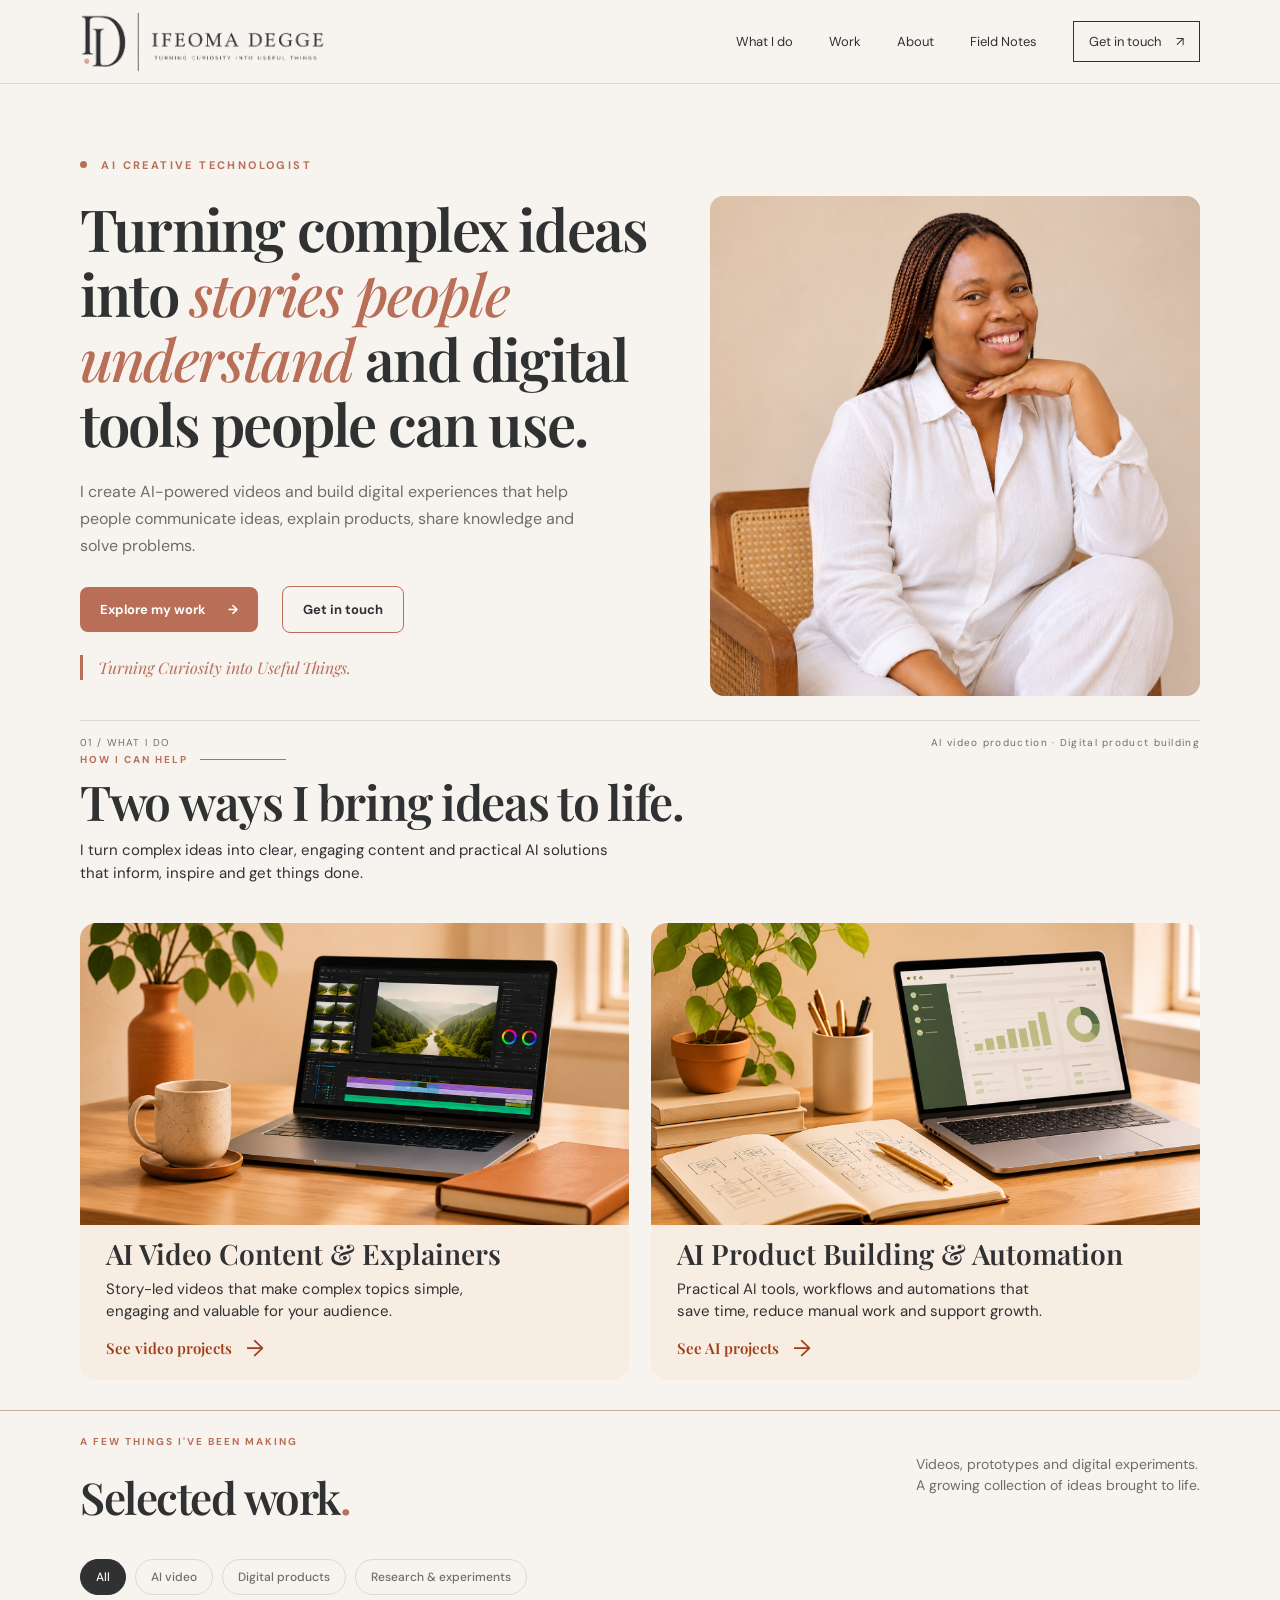
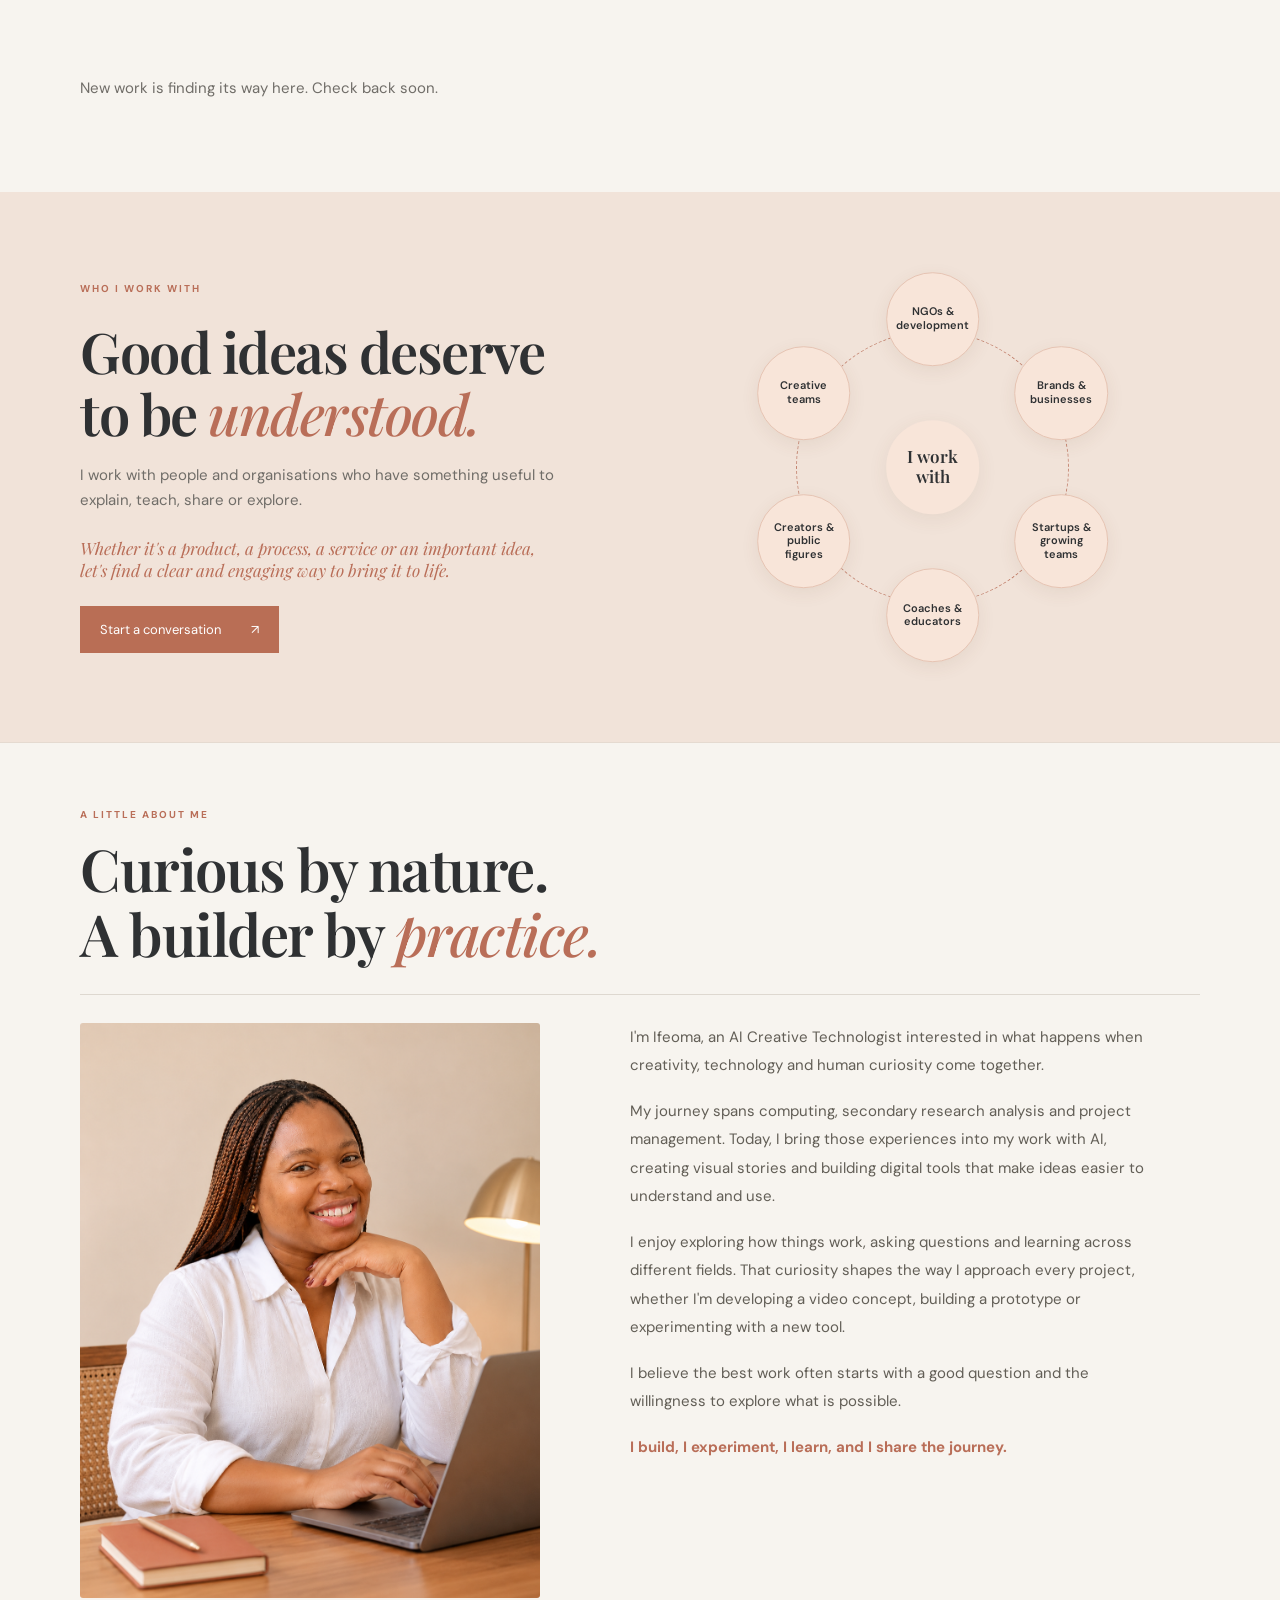
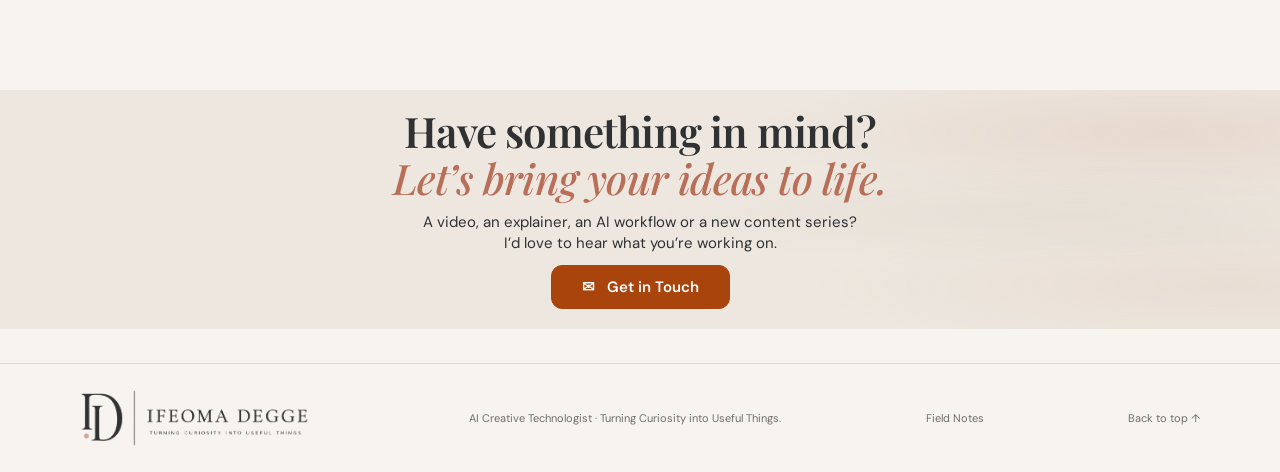
<file: index.html>
<!doctype html>
<html lang="en">
<head>
  <meta charset="utf-8">
  <meta name="viewport" content="width=device-width,initial-scale=1">
  <meta name="description" content="Ifeoma Degge, AI Creative Technologist. AI-powered videos and digital experiences that help people explain ideas, products and processes.">
  <meta name="theme-color" content="#F7F4EF">
  <title>Ifeoma Degge | AI Creative Technologist</title>
  <link rel="preconnect" href="https://fonts.googleapis.com">
  <link rel="preconnect" href="https://fonts.gstatic.com" crossorigin>
  <link href="https://fonts.googleapis.com/css2?family=DM+Sans:wght@400;500;600;700&family=Playfair+Display:wght@500;600;700&display=swap" rel="stylesheet">
  <link rel="stylesheet" href="styles.css">
</head>
<body>
  <header class="site-header">
    <a class="brand-logo" href="#top" aria-label="Ifeoma Degge home"><img src="ifeoma-degge-logo-transparent.png" alt="Ifeoma Degge"></a>
    <button class="menu-toggle" type="button" aria-expanded="false" aria-controls="main-navigation" aria-label="Open menu"><span></span><span></span><span></span></button>
    <nav id="main-navigation" aria-label="Main navigation">
      <a href="#services">What I do</a><a href="#work">Work</a><a href="#about">About</a><a href="field-notes.html">Field Notes</a><a href="#contact" class="nav-contact">Get in touch <span>↗</span></a>
    </nav>
  </header>
  <main id="top">
    <section class="hero wrap" id="top"><div class="hero-copy-column"><p class="eyebrow hero-title"><span class="dot"></span> AI CREATIVE TECHNOLOGIST</p><h1>Turning complex ideas into <em>stories people understand</em> and digital tools people can use.</h1><p class="hero-copy">I create AI-powered videos and build digital experiences that help people communicate ideas, explain products, share knowledge and solve problems.</p><div class="hero-actions"><a class="primary-button" href="#work">Explore my work <span>→</span></a><a class="secondary-button" href="#contact">Get in touch</a></div><p class="brand-signature">Turning Curiosity into Useful Things.</p></div><div class="hero-portrait-wrap"><img class="hero-portrait" src="Warm Studio Portrait in White-2.png" alt="Ifeoma Degge, AI Creative Technologist"></div><div class="hero-note"><span>01 / WHAT I DO</span><span>AI video production · Digital product building</span></div></section>
    <section class="services-section wrap" id="services">
      <div class="section-heading showcase-heading"><div>
        <p class="eyebrow">HOW I CAN HELP <span class="heading-rule"></span></p>
        <h2>Two ways I bring ideas to life.</h2>
        <p class="showcase-intro">I turn complex ideas into clear, engaging content and practical AI solutions<br class="desktop-break"> that inform, inspire and get things done.</p>
      </div></div>
      <div class="service-grid showcase-grid">
        <article class="service-card showcase-card">
          <img class="service-image" src="Cozy Forest Video Editing Workspace.png" alt="Warm creative workspace with a laptop showing a video editing timeline">
          <div class="showcase-card-copy"><h3>AI Video Content &amp; Explainers</h3>
          <p>Story-led videos that make complex topics simple,<br class="desktop-break"> engaging and valuable for your audience.</p>
          <a class="showcase-link" href="#work">See video projects <span>→</span></a></div>
        </article>
        <article class="service-card showcase-card">
          <img class="service-image" src="Warm Home Office Analytics Workspace.png" alt="Warm workspace with a laptop displaying a digital dashboard and an open notebook">
          <div class="showcase-card-copy"><h3>AI Product Building &amp; Automation</h3>
          <p>Practical AI tools, workflows and automations that<br class="desktop-break"> save time, reduce manual work and support growth.</p>
          <a class="showcase-link" href="#work">See AI projects <span>→</span></a></div>
        </article>
      </div>
    </section>
    <section class="work-section wrap" id="work">
      <div class="section-heading">
        <div><p class="eyebrow">A FEW THINGS I'VE BEEN MAKING</p><h2>Selected work<span>.</span></h2></div>
        <p class="section-aside">Videos, prototypes and digital experiments.<br>A growing collection of ideas brought to life.</p>
      </div>
      <div class="filters" role="group" aria-label="Filter projects">
        <button class="filter active" data-filter="All">All <span id="count-all"></span></button>
        <button class="filter" data-filter="AI video">AI video</button>
        <button class="filter" data-filter="Digital products">Digital products</button>
        <button class="filter" data-filter="Research & experiments">Research & experiments</button>
      </div>
      <div id="project-grid" class="project-grid" aria-live="polite"><p class="loading">A little something is loading…</p></div>
    </section>
    <section class="audience-section">
      <div class="wrap audience-inner">
        <div class="audience-copy">
          <p class="eyebrow">WHO I WORK WITH</p><h2>Good ideas deserve<br>to be <em>understood.</em></h2>
          <p>I work with people and organisations who have something useful to explain, teach, share or explore.</p>
          <p class="audience-note">Whether it's a product, a process, a service or an important idea, let's find a clear and engaging way to bring it to life.</p>
          <a class="contact-link" href="#contact">Start a conversation <span>↗</span></a></div>
        <div class="audience-diagram" role="img" aria-label="People I work with: businesses and brands, NGOs, coaches and educators, creators and public figures, startups and creative teams">
          <div class="audience-orbit"></div><div class="audience-center">I work<br>with</div>
          <div class="audience-node node-top">NGOs & development</div><div class="audience-node node-right">Brands & businesses</div>
          <div class="audience-node node-bottom-right">Startups & growing teams</div><div class="audience-node node-bottom-left">Coaches & educators</div>
          <div class="audience-node node-left">Creators & public figures</div><div class="audience-node node-upper-left">Creative teams</div></div>
      </div>
    </section>
    <section class="about-section" id="about">
      <div class="wrap">
        <div class="about-intro"><p class="eyebrow">A LITTLE ABOUT ME</p><h2>Curious by nature.<br>A builder by <em>practice.</em></h2></div>
        <div class="about-grid">
          <div class="about-visual"><img class="about-portrait" src="Warm Workspace Portrait with Laptop and Lamp.png" alt="Ifeoma Degge working in her home office"></div>
          <div class="about-copy">
          <p>I'm Ifeoma, an AI Creative Technologist interested in what happens when creativity, technology and human curiosity come together.</p>
          <p>My journey spans computing, secondary research analysis and project management. Today, I bring those experiences into my work with AI, creating visual stories and building digital tools that make ideas easier to understand and use.</p>
          <p>I enjoy exploring how things work, asking questions and learning across different fields. That curiosity shapes the way I approach every project, whether I'm developing a video concept, building a prototype or experimenting with a new tool.</p>
          <p>I believe the best work often starts with a good question and the willingness to explore what is possible.</p>
          <p class="about-signoff">I build, I experiment, I learn, and I share the journey.</p>
          </div>
        </div>
      </div>
    </section>
    <section class="contact-section wrap" id="contact">
      <p class="eyebrow">HAVE SOMETHING IN MIND?</p>
      <h2>Have something in mind?<br><em>Let’s bring your ideas to life.</em></h2>
      <p>A video, an explainer, an AI workflow or a new content series?<br class="desktop-break"> I’d love to hear what you’re working on.</p>
      <a class="contact-link" href="#contact"><span aria-hidden="true">✉</span> Get in Touch</a>
    </section>
  </main>
  <footer class="site-footer"><a class="footer-logo" href="#top" aria-label="Ifeoma Degge home"><img src="ifeoma-degge-logo-transparent.png" alt="Ifeoma Degge"></a><span>AI Creative Technologist · Turning Curiosity into Useful Things.</span><a href="field-notes.html">Field Notes</a><a href="#top">Back to top ↑</a></footer>
  <dialog id="project-dialog" class="project-dialog"><button class="dialog-close" aria-label="Close project">×</button><div id="dialog-content"></div></dialog>
  <script>
    (() => {
      const toggle = document.querySelector('.menu-toggle');
      const nav = document.querySelector('#main-navigation');
      if (!toggle || !nav) return;
      toggle.addEventListener('click', () => {
        const open = toggle.getAttribute('aria-expanded') === 'true';
        toggle.setAttribute('aria-expanded', String(!open));
        toggle.setAttribute('aria-label', open ? 'Open menu' : 'Close menu');
        nav.classList.toggle('is-open', !open);
      });
      nav.querySelectorAll('a').forEach(link => link.addEventListener('click', () => {
        toggle.setAttribute('aria-expanded', 'false');
        toggle.setAttribute('aria-label', 'Open menu');
        nav.classList.remove('is-open');
      }));
    })();
  </script>
  <script src="app.js"></script>
</body>
</html>
</file>
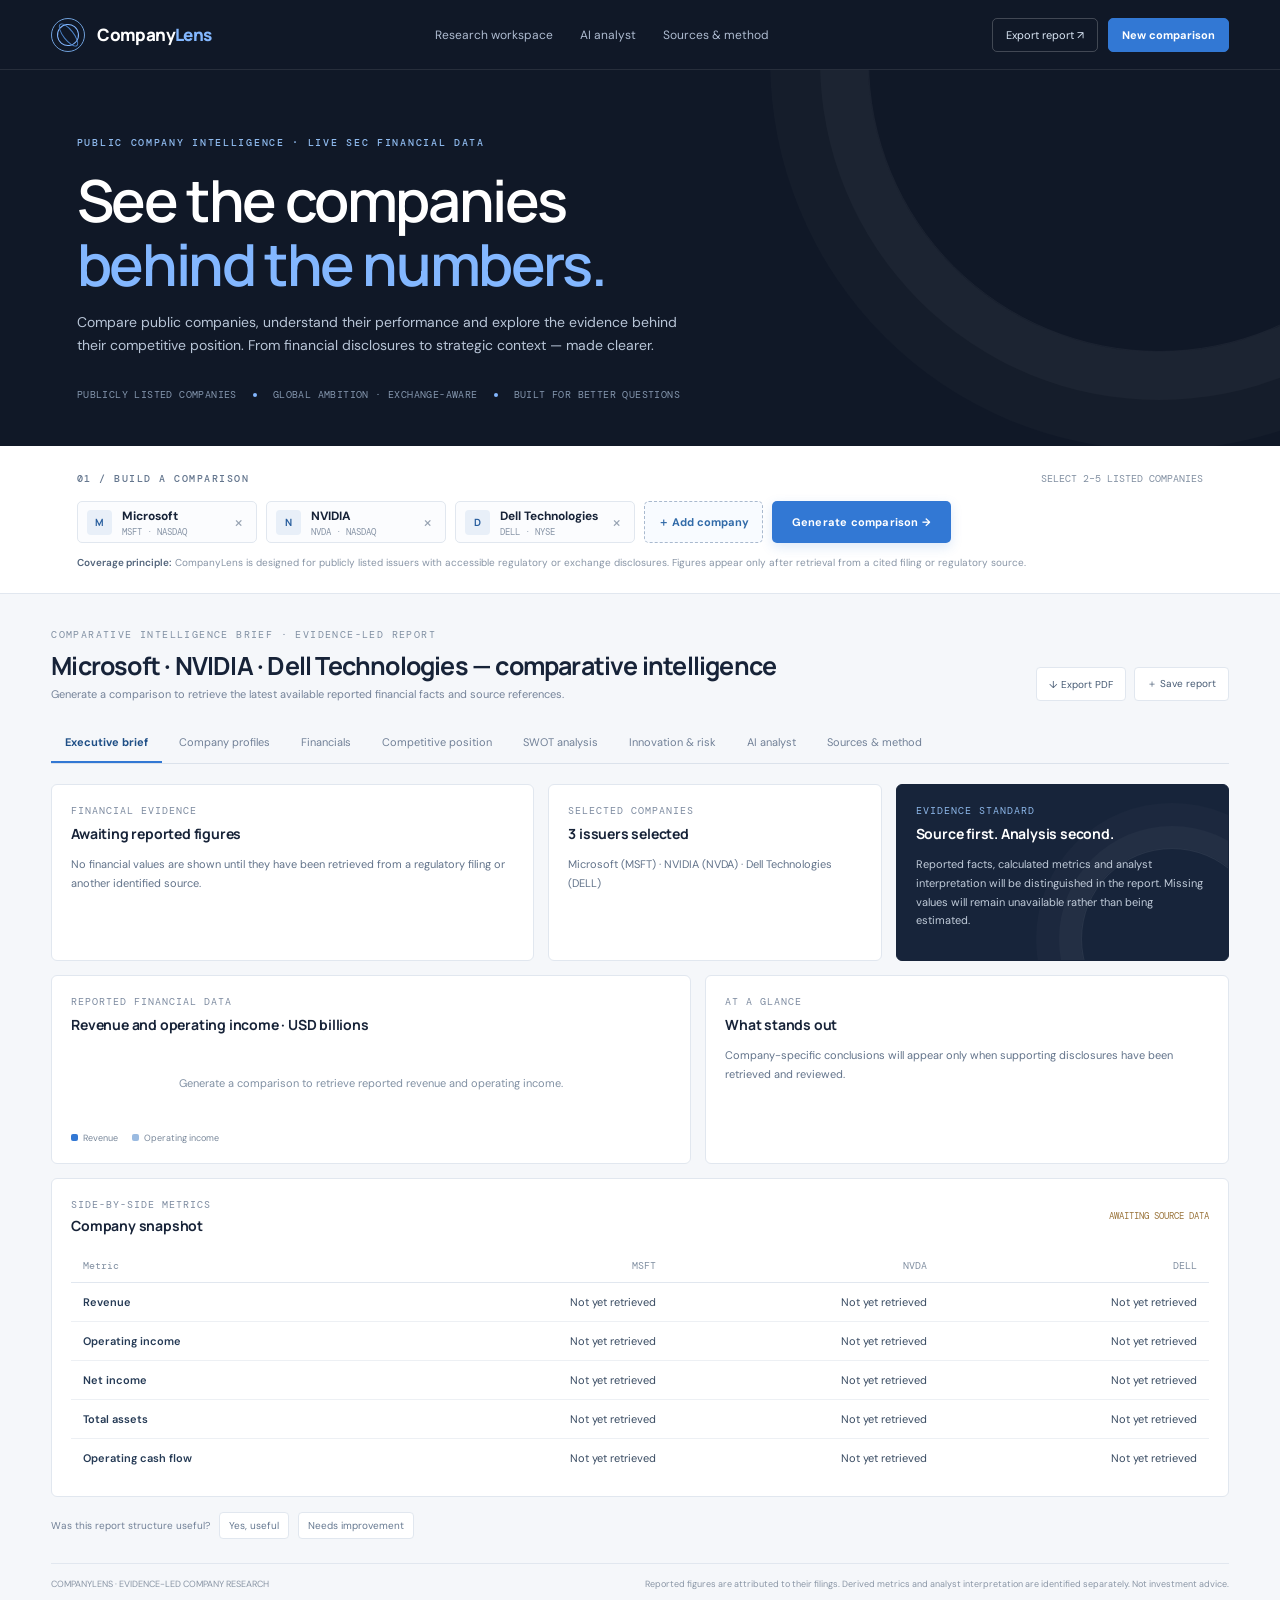
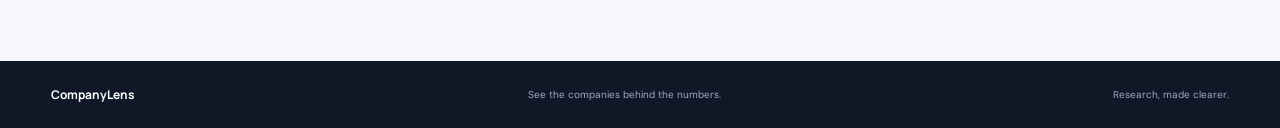
<file: companylens/index.html>
<!doctype html>
<html lang="en">
<head>
<meta charset="utf-8"><meta name="viewport" content="width=device-width,initial-scale=1">
<meta name="theme-color" content="#101827">
<meta name="description" content="CompanyLens — compare publicly listed companies, understand their performance and explore the evidence behind the numbers.">
<title>CompanyLens — See the companies behind the numbers</title>
<link rel="preconnect" href="https://fonts.googleapis.com"><link rel="preconnect" href="https://fonts.gstatic.com" crossorigin>
<link href="https://fonts.googleapis.com/css2?family=DM+Mono:wght@400;500&family=DM+Sans:wght@400;500;600;700&family=Manrope:wght@400;500;600;700;800&display=swap" rel="stylesheet">
<style>
:root{--ink:#101827;--ink2:#17243a;--ink3:#22334d;--blue:#3278d4;--blue2:#83b7ff;--paper:#f5f7fa;--white:#fff;--text:#172338;--muted:#6e7c90;--line:#e1e7ef;--soft:#edf3fb;--green:#1f8b68;--amber:#ad792d;--red:#b95353;--mono:'DM Mono',monospace;--sans:'DM Sans',sans-serif;--display:'Manrope',sans-serif}
*{box-sizing:border-box}html{scroll-behavior:smooth}body{margin:0;background:var(--paper);color:var(--text);font-family:var(--sans);font-size:14px}button,input{font:inherit}button{cursor:pointer}.shell{min-height:100vh}.topbar{height:70px;background:var(--ink);color:#fff;display:flex;align-items:center;justify-content:space-between;padding:0 clamp(18px,4vw,58px);border-bottom:1px solid #ffffff18;position:sticky;top:0;z-index:20}.brand{display:flex;align-items:center;gap:12px;color:#fff;text-decoration:none}.brand-mark{width:34px;height:34px;position:relative;border:1px solid #6e9ed8;border-radius:50%;display:grid;place-items:center}.brand-mark:before,.brand-mark:after{content:"";position:absolute;border:1px solid #83b7ff;border-radius:50%;width:20px;height:20px;transform:rotate(38deg)}.brand-mark:after{width:9px;height:26px;border-radius:50%;transform:rotate(-38deg);border-color:#4c83c8}.brand-name{font:800 17px var(--display);letter-spacing:-.6px}.brand-name span{color:var(--blue2)}.topnav{display:flex;align-items:center;gap:27px;color:#aebbd0;font-size:12px}.topnav a{color:inherit;text-decoration:none}.topnav a:hover{color:#fff}.top-actions{display:flex;align-items:center;gap:10px}.quiet-btn,.top-btn{border:1px solid #ffffff35;color:#dce8f7;background:transparent;border-radius:5px;padding:9px 13px;font-size:11px}.top-btn{background:#3278d4;border-color:#3278d4;color:white;font-weight:700}.wrap{max-width:1380px;margin:auto;padding:0 clamp(18px,4vw,58px)}.hero{background:var(--ink);color:#fff;position:relative;overflow:hidden;padding:66px clamp(18px,6vw,88px) 45px}.hero:after{content:"";position:absolute;width:580px;height:580px;border:1px solid #ffffff0c;border-radius:50%;right:-170px;top:-300px;box-shadow:0 0 0 48px #ffffff08,0 0 0 98px #ffffff05}.hero-kicker,.eyebrow{font:500 10px var(--mono);letter-spacing:1.7px;text-transform:uppercase;color:#8eb9ed}.hero h1{font:600 clamp(34px,5vw,58px)/1.1 var(--display);letter-spacing:-2.4px;max-width:790px;margin:19px 0 15px}.hero h1 em{font-style:normal;color:var(--blue2)}.hero-copy{color:#b8c5d7;max-width:600px;line-height:1.7;font-size:14px}.hero-foot{display:flex;align-items:center;gap:16px;margin-top:30px;color:#8496ae;font:10px var(--mono);letter-spacing:.4px}.hero-foot i{width:4px;height:4px;border-radius:50%;background:#83b7ff}.workspace{margin-top:-1px;background:#fff;border-bottom:1px solid var(--line);padding:27px clamp(18px,6vw,88px) 24px}.section-line{display:flex;justify-content:space-between;align-items:center;margin-bottom:16px}.section-label{font:500 10px var(--mono);letter-spacing:1.5px;text-transform:uppercase;color:#63758d}.step{font:10px var(--mono);color:#8290a2}.company-row{display:flex;align-items:center;gap:9px;flex-wrap:wrap}.company-chip{height:42px;border:1px solid var(--line);background:#fbfcfe;border-radius:5px;display:flex;align-items:center;gap:10px;padding:0 11px 0 9px;min-width:180px}.company-symbol{width:25px;height:25px;border-radius:4px;background:#e8eff8;color:#275d9d;display:grid;place-items:center;font:700 10px var(--display)}.company-chip strong{font-size:12px}.company-chip small{display:block;font:9px var(--mono);color:#8794a6;margin-top:2px}.remove{margin-left:auto;border:0;background:transparent;color:#97a3b2;font-size:17px;padding:0 2px}.add-company{height:42px;display:flex;align-items:center;gap:8px;border:1px dashed #a9b9ce;background:#f8fbff;color:#326ba9;border-radius:5px;padding:0 13px;font-size:11px;font-weight:700}.run-btn{height:42px;border:0;background:var(--blue);color:white;border-radius:5px;padding:0 20px;font-size:11px;font-weight:700;letter-spacing:.2px;box-shadow:0 4px 12px #3278d42b}.run-btn:hover,.top-btn:hover{background:#2868ba}.selector-wrap{position:relative}.company-menu{position:absolute;top:49px;left:0;width:260px;background:#fff;border:1px solid var(--line);box-shadow:0 14px 35px #16253b20;border-radius:6px;z-index:10;padding:8px;display:none}.company-menu.open{display:block}.company-menu input{width:100%;padding:10px;border:1px solid var(--line);border-radius:4px;outline:none;font-size:12px}.company-options{max-height:210px;overflow:auto;margin-top:6px}.company-option{width:100%;text-align:left;border:0;background:white;padding:9px;border-radius:4px;font-size:11px;color:var(--text)}.company-option:hover{background:var(--soft)}.company-option small{display:block;color:#8794a6;margin-top:3px}.workspace-note{font-size:10px;color:#8895a6;margin-top:13px}.workspace-note b{color:#52647b;font-weight:600}.content{padding-top:34px;padding-bottom:70px}.report-head{display:flex;align-items:flex-end;justify-content:space-between;gap:20px;margin-bottom:22px}.report-overline{font:10px var(--mono);letter-spacing:1.4px;color:#8190a3;text-transform:uppercase}.report-head h2{font:700 25px var(--display);letter-spacing:-.8px;margin:7px 0 4px}.report-sub{font-size:11px;color:#758399}.report-actions{display:flex;gap:8px}.outline-btn{background:white;border:1px solid var(--line);border-radius:4px;padding:9px 12px;color:#465a73;font-size:10px}.outline-btn:hover{border-color:#8aaed8;color:#245b99}.tabs{display:flex;gap:3px;border-bottom:1px solid #dbe2eb;overflow:auto;white-space:nowrap;margin-bottom:20px}.tab{padding:12px 14px;border:0;border-bottom:2px solid transparent;background:transparent;color:#718097;font-size:11px}.tab.active{border-color:var(--blue);color:#1f4f86;font-weight:700}.tab-panel{display:none}.tab-panel.active{display:block}.grid{display:grid;gap:14px}.overview-grid{grid-template-columns:1.45fr 1fr 1fr}.panel{background:white;border:1px solid var(--line);border-radius:6px;padding:19px;min-width:0}.panel-kicker{font:10px var(--mono);letter-spacing:1px;color:#7d8ba0;text-transform:uppercase}.panel h3{font:700 14px var(--display);margin:7px 0 12px;letter-spacing:-.2px}.big-number{font:700 29px var(--display);letter-spacing:-1px;color:#152b47}.metric-sub{font-size:10px;color:#8794a5;margin-top:4px}.metric-compare{display:flex;gap:13px;align-items:flex-end;margin-top:14px}.metric-compare div{flex:1}.metric-compare strong{font:700 17px var(--display)}.metric-compare small{display:block;color:#8a97a7;font-size:9px;margin-top:4px}.insight-panel{background:var(--ink2);color:white;border-color:var(--ink2);position:relative;overflow:hidden}.insight-panel:after{content:"";position:absolute;right:-35px;bottom:-70px;width:180px;height:180px;border:1px solid #ffffff14;border-radius:50%;box-shadow:0 0 0 22px #ffffff08,0 0 0 45px #ffffff05}.insight-panel .panel-kicker{color:#8db7e9}.insight-panel h3{color:#fff}.insight-panel p{font-size:11px;color:#c1ccda;line-height:1.7;position:relative;z-index:1}.insight-panel b{color:#fff}.insight-link{font-size:10px;color:#91c0fa;text-decoration:none;position:relative;z-index:1}.table-panel{margin-top:14px}.panel-title-row{display:flex;justify-content:space-between;align-items:center;gap:12px;margin-bottom:14px}.panel-title-row h3{margin:5px 0 0}.table-scroll{overflow:auto}table{border-collapse:collapse;width:100%;font-size:11px;min-width:590px}th{text-align:right;color:#8290a2;font:10px var(--mono);font-weight:400;padding:10px 12px;border-bottom:1px solid var(--line);white-space:nowrap}th:first-child,td:first-child{text-align:left}td{text-align:right;padding:12px;border-bottom:1px solid #edf0f4;color:#394b62}td:first-child{font-weight:600;color:#253a55}tr:last-child td{border-bottom:0}.demo-tag{display:inline-flex;align-items:center;gap:5px;font:9px var(--mono);color:#8b6b37;background:#fbf5e9;border:1px solid #f0e4cd;border-radius:3px;padding:4px 6px}.chart-bars{display:flex;align-items:flex-end;gap:22px;height:150px;padding:15px 12px 0;border-bottom:1px solid var(--line)}.bar-group{flex:1;display:flex;align-items:center;flex-direction:column;gap:7px;height:100%;justify-content:flex-end}.bar-pair{height:100%;display:flex;align-items:flex-end;gap:5px}.bar{width:18px;min-height:3px;border-radius:3px 3px 0 0;background:#3278d4}.bar.alt{background:#9bbbe1}.bar-label{font-size:9px;color:#76869b}.legend{display:flex;gap:14px;margin-top:12px;color:#78879a;font-size:9px}.legend i{display:inline-block;width:7px;height:7px;border-radius:2px;background:#3278d4;margin-right:5px}.legend i.alt{background:#9bbbe1}.lower-grid{grid-template-columns:1.1fr .9fr;margin-top:14px}.rank-list{display:grid;gap:14px}.rank-row{display:grid;grid-template-columns:90px 1fr 42px;gap:10px;align-items:center;font-size:10px}.rank-track{height:7px;background:#edf1f6;border-radius:8px;overflow:hidden}.rank-fill{height:100%;background:#3278d4;border-radius:8px}.rank-row strong{text-align:right;font:10px var(--mono);color:#52647b}.brief-copy{font-size:11px;color:#62738a;line-height:1.75}.brief-copy strong{color:#243c5b}.company-cards{display:grid;grid-template-columns:repeat(3,1fr);gap:12px}.company-card{background:#fff;border:1px solid var(--line);border-radius:6px;padding:17px}.company-card-head{display:flex;gap:10px;align-items:center;margin-bottom:13px}.company-card h3{margin:0;font:700 13px var(--display)}.company-card small{display:block;color:#8794a6;font:9px var(--mono);margin-top:3px}.company-card p{font-size:10px;line-height:1.7;color:#6d7c90}.swot-grid{display:grid;grid-template-columns:1fr 1fr;gap:8px}.swot-cell{padding:12px;background:#f8fafc;border:1px solid #e8edf3;border-radius:4px}.swot-cell h4{font:10px var(--mono);text-transform:uppercase;letter-spacing:.8px;margin:0 0 7px}.swot-cell p{font-size:10px;line-height:1.6;color:#63738a;margin:0}.swot-cell.strength h4{color:#248263}.swot-cell.weak h4{color:#b35b5b}.swot-cell.opp h4{color:#3479bd}.swot-cell.threat h4{color:#a77b34}.analyst-layout{display:grid;grid-template-columns:1fr 300px;gap:14px}.chat-panel{background:#fff;border:1px solid var(--line);border-radius:6px;display:flex;flex-direction:column;min-height:490px}.chat-head{padding:17px 19px;border-bottom:1px solid var(--line);display:flex;align-items:center;justify-content:space-between}.analyst-id{display:flex;align-items:center;gap:10px}.analyst-icon{width:32px;height:32px;background:#e9f1fb;border:1px solid #d5e5f7;border-radius:50%;display:grid;place-items:center;color:#2e6eae;font:700 13px var(--display)}.analyst-id strong{font:700 12px var(--display)}.analyst-id small{display:block;color:#8995a5;font-size:9px;margin-top:3px}.chat-messages{padding:18px;display:flex;flex-direction:column;gap:13px;flex:1;max-height:440px;overflow:auto}.message{max-width:88%;padding:12px 14px;border-radius:5px;font-size:11px;line-height:1.7}.message.assistant{background:#f1f5fa;color:#42556e;align-self:flex-start;border:1px solid #e7edf5}.message.user{background:#e7f0fc;color:#234f80;align-self:flex-end;border:1px solid #d7e6f7}.message small{display:block;font:9px var(--mono);color:#8997a9;margin-top:8px}.chat-input-row{display:flex;gap:8px;padding:13px;border-top:1px solid var(--line)}.chat-input-row input{flex:1;min-width:0;border:1px solid var(--line);border-radius:4px;padding:11px;font-size:11px;outline:none}.chat-input-row input:focus{border-color:#80a9d8}.send-btn{background:var(--blue);color:#fff;border:0;border-radius:4px;padding:0 16px;font-size:11px}.suggestions{display:flex;flex-wrap:wrap;gap:6px;padding:0 18px 14px}.suggestion{background:white;border:1px solid #dfe6ef;border-radius:20px;padding:7px 10px;font-size:9px;color:#5d7089}.suggestion:hover{background:#edf4fc;border-color:#b9d1ed}.side-note{background:#f8fafc;border:1px solid var(--line);border-radius:6px;padding:17px;height:max-content}.side-note h3{font:700 12px var(--display);margin:0 0 9px}.side-note p,.side-note li{font-size:10px;line-height:1.7;color:#738197}.side-note ul{padding-left:15px}.source-list{display:grid;gap:9px}.source-item{background:white;border:1px solid var(--line);border-radius:5px;padding:14px;display:flex;justify-content:space-between;gap:15px}.source-item strong{font-size:11px}.source-item p{font-size:10px;color:#7a899c;margin:5px 0 0}.source-status{font:9px var(--mono);color:#9a743b;white-space:nowrap}.source-warning{background:#fff8ec;border:1px solid #f0e5d1;color:#876b3c;border-radius:4px;padding:12px;font-size:10px;line-height:1.6;margin-bottom:13px}.disclosure{border-top:1px solid var(--line);margin-top:24px;padding-top:13px;display:flex;justify-content:space-between;gap:15px;color:#8a96a6;font-size:9px;line-height:1.6}.footer{background:var(--ink);color:#9aabc1;padding:25px clamp(18px,4vw,58px);display:flex;justify-content:space-between;align-items:center;font-size:10px}.footer strong{color:#fff;font:700 12px var(--display)}.toast{position:fixed;bottom:20px;right:20px;background:#14243a;color:#fff;padding:12px 16px;border-radius:5px;font-size:11px;box-shadow:0 8px 25px #0003;z-index:50;display:none}.toast.show{display:block}.feedback-row{display:flex;align-items:center;gap:9px;margin-top:15px;font-size:10px;color:#718097}.feedback-row button{border:1px solid var(--line);background:#fff;border-radius:4px;padding:6px 9px;color:#667991;font-size:10px}.empty-state{padding:30px;text-align:center;color:#8090a3;font-size:11px}
@media(max-width:900px){.topnav{display:none}.overview-grid{grid-template-columns:1fr 1fr}.overview-grid .insight-panel{grid-column:1/-1}.company-cards{grid-template-columns:1fr}.analyst-layout{grid-template-columns:1fr}.lower-grid{grid-template-columns:1fr}}
@media(max-width:600px){.topbar{height:60px}.top-actions .quiet-btn{display:none}.hero{padding-top:45px;padding-bottom:34px}.hero h1{letter-spacing:-1.4px}.hero-foot{flex-wrap:wrap;line-height:1.8}.workspace{padding-top:20px}.company-chip{min-width:calc(50% - 6px);flex:1}.add-company{flex:1;justify-content:center}.run-btn{width:100%;margin-top:2px}.report-head{align-items:flex-start;flex-direction:column}.report-actions{width:100%}.report-actions button{flex:1}.overview-grid{grid-template-columns:1fr}.overview-grid .insight-panel{grid-column:auto}.tabs{margin-right:-18px}.tab{padding:11px 10px}.panel{padding:15px}.swot-grid{grid-template-columns:1fr 1fr}.disclosure,.footer{flex-direction:column}.footer{gap:10px;align-items:flex-start}.chat-panel{min-height:540px}.message{max-width:96%}}
@media print{.topbar,.workspace,.report-actions,.tabs,.chat-input-row,.suggestions,.feedback-row,.footer{display:none!important}body{background:white}.hero{padding:20px;background:white;color:#172338}.hero h1{font-size:25px;color:#172338}.hero h1 em{color:#3278d4}.hero-copy,.hero-foot{color:#65758b}.content{padding:15px}.tab-panel{display:block!important;break-inside:avoid}.panel,.company-card{break-inside:avoid;box-shadow:none}.disclosure{display:flex}}
</style>
</head>
<body>
<div class="shell">
<header class="topbar">
<a class="brand" href="#"><span class="brand-mark" aria-hidden="true"></span><span class="brand-name">Company<span>Lens</span></span></a>
<nav class="topnav"><a href="#report">Research workspace</a><a href="#analyst">AI analyst</a><a href="#sources">Sources & method</a></nav>
<div class="top-actions"><button class="quiet-btn" onclick="window.print()">Export report ↗</button><button class="top-btn" onclick="document.getElementById('compare-workspace').scrollIntoView({behavior:'smooth'})">New comparison</button></div>
</header>
<section class="hero">
<div class="hero-kicker">PUBLIC COMPANY INTELLIGENCE · LIVE SEC FINANCIAL DATA</div>
<h1>See the companies<br><em>behind the numbers.</em></h1>
<p class="hero-copy">Compare public companies, understand their performance and explore the evidence behind their competitive position. From financial disclosures to strategic context — made clearer.</p>
<div class="hero-foot"><span>PUBLICLY LISTED COMPANIES</span><i></i><span>GLOBAL AMBITION · EXCHANGE-AWARE</span><i></i><span>BUILT FOR BETTER QUESTIONS</span></div>
</section>
<section class="workspace" id="compare-workspace">
<div class="section-line"><span class="section-label">01 / Build a comparison</span><span class="step">SELECT 2–5 LISTED COMPANIES</span></div>
<div class="company-row" id="company-row"></div>
<div class="workspace-note"><b>Coverage principle:</b> CompanyLens is designed for publicly listed issuers with accessible regulatory or exchange disclosures. Figures appear only after retrieval from a cited filing or regulatory source.</div>
</section>
<main class="wrap content" id="report">
<div class="report-head"><div><div class="report-overline">COMPARATIVE INTELLIGENCE BRIEF · EVIDENCE-LED REPORT</div><h2 id="report-title">Your company comparison</h2><div class="report-sub" id="report-sub">Select companies and generate a report to retrieve reported financial facts and source references</div></div><div class="report-actions"><button class="outline-btn" onclick="window.print()">↓ Export PDF</button><button class="outline-btn" onclick="toast('Report saving is not available yet. Use Export PDF to keep a copy of this report.')">＋ Save report</button></div></div>
<div class="tabs" role="tablist" aria-label="Report sections">
<button class="tab active" data-tab="overview">Executive brief</button><button class="tab" data-tab="profiles">Company profiles</button><button class="tab" data-tab="financials">Financials</button><button class="tab" data-tab="position">Competitive position</button><button class="tab" data-tab="swot">SWOT analysis</button><button class="tab" data-tab="innovation">Innovation & risk</button><button class="tab" data-tab="analyst">AI analyst</button><button class="tab" data-tab="sources">Sources & method</button>
</div>
<section class="tab-panel active" id="tab-overview">
<div class="grid overview-grid" id="overview-cards"></div>
<div class="grid lower-grid">
<div class="panel"><div class="panel-kicker">Reported financial data</div><h3>Revenue and operating income · USD billions</h3><div id="revenue-chart"><div class="empty-state">Generate a comparison to retrieve reported figures.</div></div><div class="legend"><span><i></i>Revenue</span><span><i class="alt"></i>Operating income</span></div></div>
<div class="panel"><div class="panel-kicker">At a glance</div><h3>What stands out</h3><div class="brief-copy" id="executive-insight"></div></div>
</div>
<div class="panel table-panel"><div class="panel-title-row"><div><div class="panel-kicker">Side-by-side metrics</div><h3>Company snapshot</h3></div><span class="source-status" id="snapshot-status">AWAITING SOURCE DATA</span></div><div class="table-scroll" id="snapshot-table"></div></div>
<div class="feedback-row">Was this report structure useful? <button onclick="feedback('yes')">Yes, useful</button><button onclick="feedback('no')">Needs improvement</button><span id="feedback-status"></span></div>
</section>
<section class="tab-panel" id="tab-profiles"><div class="company-cards" id="profile-cards"></div></section>
<section class="tab-panel" id="tab-financials">
<div class="grid overview-grid" id="financial-kpis"></div>
<div class="panel table-panel"><div class="panel-title-row"><div><div class="panel-kicker">Reported annual financial data</div><h3>Financial comparison</h3></div><span class="source-status" id="financial-status">AWAITING SOURCE DATA</span></div><div class="table-scroll" id="financial-table"></div></div>
<div class="grid lower-grid"><div class="panel"><div class="panel-kicker">Relative scale</div><h3>Revenue comparison</h3><div id="financial-chart"></div></div><div class="panel"><div class="panel-kicker">How to read this</div><h3>Period and currency discipline</h3><p class="brief-copy">Values remain in their reported currency and units. Fiscal periods are shown issuer by issuer; CompanyLens does not silently convert currencies or treat different year-ends as directly aligned.</p></div></div>
</section>
<section class="tab-panel" id="tab-position"><div class="panel"><div class="panel-kicker">Strategic comparison</div><h3>Competitive position matrix</h3><div class="table-scroll" id="position-table"></div></div><div class="grid lower-grid"><div class="panel"><div class="panel-kicker">Relative strengths</div><h3>Positioning dimensions</h3><div id="position-ranks" class="rank-list"></div></div><div class="panel"><div class="panel-kicker">Analyst perspective</div><h3>Where the comparison gets interesting</h3><p class="brief-copy">Companies can operate in overlapping technology markets while competing in very different segments. A rigorous comparison should distinguish scale, margins, product mix, customer concentration, capital intensity and exposure to industry cycles.</p></div></div></section>
<section class="tab-panel" id="tab-swot"><div class="section-line"><span class="section-label">AI-assisted strategic assessment</span><span class="source-status">SOURCE-LED ASSESSMENT</span></div><div class="company-cards" id="swot-cards"></div><p class="brief-copy" style="margin-top:14px">SWOT conclusions will be included only when supported by company disclosures or clearly identified as analyst hypotheses. Unsupported points will be omitted.</p></section>
<section class="tab-panel" id="tab-innovation"><div class="grid overview-grid" id="innovation-cards"></div><div class="panel table-panel"><div class="panel-kicker">Risk register</div><h3>Questions a serious analyst should investigate</h3><div class="table-scroll"><table><thead><tr><th>Risk dimension</th><th>Evidence to examine</th><th>Comparison lens</th></tr></thead><tbody><tr><td>Customer concentration</td><td>Major customer disclosures, segment notes</td><td>Revenue dependency and bargaining power</td></tr><tr><td>Supply chain</td><td>Supplier dependencies, geographic exposure</td><td>Resilience and operational continuity</td></tr><tr><td>Regulatory</td><td>Risk factors, legal proceedings, policy changes</td><td>Jurisdiction and business-model exposure</td></tr><tr><td>Capital intensity</td><td>Capex, cash flow, debt maturities</td><td>Investment burden and flexibility</td></tr><tr><td>Technology shifts</td><td>R&D disclosures, product roadmap, patents</td><td>Disruption risk and innovation pace</td></tr></tbody></table></div></div></section>
<section class="tab-panel" id="tab-analyst">
<div class="analyst-layout" id="analyst">
<div class="chat-panel"><div class="chat-head"><div class="analyst-id"><span class="analyst-icon">CL</span><div><strong>CompanyLens Comparison Analyst</strong><small>Context-aware research assistant · Limited preview</small></div></div><span class="source-status">LIMITED PREVIEW</span></div><div class="chat-messages" id="chat-messages"><div class="message assistant">I'm your CompanyLens analyst. Ask me to interpret the comparison, explain a metric or identify what evidence we should examine next. This analyst preview uses predefined responses. It is not yet connected to a live AI model or the retrieved filing data.<small>COMPANYLENS · LIMITED ANALYST PREVIEW</small></div></div><div class="suggestions"><button class="suggestion" onclick="askSuggestion('What are the most important differences between these companies?')">What are the biggest differences?</button><button class="suggestion" onclick="askSuggestion('Why can revenue size be misleading when comparing companies?')">Why can revenue be misleading?</button><button class="suggestion" onclick="askSuggestion('What filings should I read to verify this comparison?')">Which filings should I read?</button></div><form class="chat-input-row" id="chat-form"><input id="chat-input" placeholder="Ask a question about this comparison…" autocomplete="off"><button class="send-btn" type="submit">Ask ↗</button></form></div>
<aside class="side-note"><h3>Analyst's working principles</h3><p>The production analyst will answer from the selected companies' filings and cited evidence — not from an ungrounded general response.</p><ul><li>Show source references beside material claims.</li><li>Separate reported facts from derived metrics.</li><li>Call out missing or conflicting disclosures.</li><li>Explain uncertainty and reporting-period differences.</li><li>Decline to invent figures where evidence is absent.</li></ul><div class="source-warning" style="margin-top:15px">Analyst limitation: responses currently use predefined explanations and do not yet interpret retrieved company filings.</div></aside>
</div></section>
<section class="tab-panel" id="tab-sources">
<div class="source-warning"><strong>Research preview:</strong> This section identifies source coverage and methodology. Live SEC retrieval is available for supported US issuers when the SEC contact identity is configured. Retrieved facts are shown with their reporting period, filing date and source reference.</div>
<div class="panel table-panel" id="sec-lookup-panel">
<div class="panel-kicker">Live-source integration · United States pilot</div>
<h3>Look up a US SEC issuer</h3>
<p class="brief-copy">Search the SEC ticker directory, then retrieve annual XBRL facts and recent filing references for a selected CIK. A ticker-directory match is a candidate, not conclusive proof of current exchange eligibility. Connector requests remain disabled until a monitored SEC contact identity is configured.</p>
<div style="display:flex;gap:8px;flex-wrap:wrap;margin:14px 0">
<input id="sec-search-input" aria-label="Search SEC ticker directory" placeholder="Company name or ticker (e.g. Microsoft or MSFT)" style="flex:1;min-width:220px;border:1px solid var(--line);border-radius:4px;padding:11px;font:12px var(--sans)">
<button class="run-btn" id="sec-search-button" type="button">Search SEC ↗</button>
</div>
<div id="sec-search-status" class="brief-copy" aria-live="polite"></div>
<div id="sec-search-results" class="source-list" style="margin-top:10px"></div>
<div id="sec-facts-result" style="margin-top:14px"></div>
</div>
<div class="source-list">
<div class="source-item"><div><strong>SEC EDGAR — United States issuers</strong><p>10-K, 10-Q, 8-K and XBRL company facts, where applicable. Official issuer filings and structured financial facts.</p></div><span class="source-status">PILOT IMPLEMENTED · CONFIG NEEDED</span></div>
<div class="source-item"><div><strong>Issuer investor-relations materials</strong><p>Annual reports, quarterly results, earnings releases and official presentations.</p></div><span class="source-status">CONNECTOR PLANNED</span></div>
<div class="source-item"><div><strong>National regulators and exchange disclosure portals</strong><p>Public issuer filings for African and other international exchanges, selected by jurisdiction.</p></div><span class="source-status">CONNECTORS PLANNED</span></div>
<div class="source-item"><div><strong>Patent and innovation sources</strong><p>Public patent databases and issuer disclosures, with clear coverage and attribution limits.</p></div><span class="source-status">RESEARCH SOURCE PLANNED</span></div>
</div>
<div class="panel table-panel"><div class="panel-kicker">Evidence protocol</div><h3>What every important metric must carry</h3><div class="table-scroll"><table><thead><tr><th>Field</th><th>Purpose</th></tr></thead><tbody><tr><td>Metric value and unit</td><td>Preserve the reported value and scale</td></tr><tr><td>Fiscal period</td><td>Identify year/quarter and period end</td></tr><tr><td>Currency</td><td>Prevent misleading cross-currency comparisons</td></tr><tr><td>Source document and URL</td><td>Allow readers to inspect original evidence</td></tr><tr><td>Published / retrieved dates</td><td>Make freshness and provenance visible</td></tr><tr><td>Evidence status</td><td>Reported, derived, analyst interpretation or unavailable</td></tr></tbody></table></div></div>
</section>
<div class="disclosure"><span>COMPANYLENS · EVIDENCE-LED COMPANY RESEARCH</span><span>Reported figures are attributed to their filings. Derived metrics and analyst interpretation are identified separately. Not investment advice.</span></div>
</main>
<footer class="footer"><strong>CompanyLens</strong><span>See the companies behind the numbers.</span><span>Research, made clearer.</span></footer>
<div class="toast" id="toast" role="status"></div>
</div>
<script>
const companies=[
{id:'msft',name:'Microsoft',ticker:'MSFT',exchange:'NASDAQ',cik:'0000789019',initials:'M',sector:'Software & cloud'},
{id:'nvda',name:'NVIDIA',ticker:'NVDA',exchange:'NASDAQ',cik:'0001045810',initials:'N',sector:'Semiconductors & accelerated computing'},
{id:'dell',name:'Dell Technologies',ticker:'DELL',exchange:'NYSE',cik:'0001571996',initials:'D',sector:'IT hardware & infrastructure'},
{id:'sap',name:'SAP',ticker:'SAP',exchange:'XETRA',initials:'S',sector:'Enterprise application software'}
];
let selected=['msft','nvda','dell'];
const $=s=>document.querySelector(s);
const fmt=n=>'$'+n+'bn';
function company(id){return companies.find(c=>c.id===id)}

function secEl(tag, cls, text){const el=document.createElement(tag);if(cls)el.className=cls;if(text!==undefined)el.textContent=text;return el}
async function searchSecDirectory(){
 const input=$('#sec-search-input'), status=$('#sec-search-status'), results=$('#sec-search-results'), factsBox=$('#sec-facts-result');
 const q=input.value.trim();results.innerHTML='';factsBox.innerHTML='';
 if(q.length<2){status.textContent='Enter at least two characters.';return}
 status.textContent='Searching the SEC ticker directory…';$('#sec-search-button').disabled=true;
 try{
  const response=await fetch('/api/companylens/search?q='+encodeURIComponent(q),{headers:{Accept:'application/json'}});
  const payload=await response.json();
  if(!response.ok)throw new Error(payload.error||'Search service unavailable.');
  status.textContent=payload.count+' ticker-directory match(es) · '+payload.coverage+' · '+new Date(payload.asOf).toLocaleString();
  if(!payload.results.length){results.append(secEl('div','empty-state','No matching SEC ticker-directory entries.'));return}
  payload.results.forEach(item=>{
   const card=secEl('div','source-item'), left=secEl('div'), title=secEl('strong','',item.name+' ('+item.ticker+')'), detail=secEl('p','', 'CIK '+item.cik+' · '+item.jurisdiction+' · Exchange not supplied by this directory');
   const choose=secEl('button','outline-btn','Retrieve filing facts');choose.type='button';choose.addEventListener('click',()=>loadSecFacts(item));
   left.append(title,detail,secEl('p','',item.eligibility));card.append(left,choose);results.append(card);
  });
 }catch(err){status.textContent=err.message+' Check that the SEC connector is configured and deployed.'}
 finally{$('#sec-search-button').disabled=false}
}
async function loadSecFacts(item){
 const box=$('#sec-facts-result');box.innerHTML='';box.append(secEl('p','brief-copy','Retrieving SEC XBRL company facts and recent annual filing references…'));
 try{
  const response=await fetch('/api/companylens/facts?cik='+encodeURIComponent(item.cik),{headers:{Accept:'application/json'}});
  const data=await response.json();if(!response.ok)throw new Error(data.error||'Facts retrieval failed.');
  box.innerHTML='';
  const head=secEl('div','panel');head.append(secEl('div','panel-kicker','SEC EDGAR · COMPANY FACTS'),secEl('h3','',data.issuer.name||item.name),secEl('p','brief-copy','CIK '+data.issuer.cik+' · Retrieved '+new Date(data.source.retrievedAt).toLocaleString()));
  const rows=[];
  const labels={revenue:'Revenue',operatingIncome:'Operating income',netIncome:'Net income',assets:'Total assets',operatingCashFlow:'Operating cash flow',researchAndDevelopment:'Research & development',capitalExpenditure:'Capital expenditure'};
  Object.entries(labels).forEach(([key,label])=>{const v=data.metrics[key];rows.push([label,v?Number(v.value).toLocaleString(undefined,{maximumFractionDigits:0})+' '+v.unit:'Not available',v?v.fiscalPeriodEnd+' · '+v.form:'Not found in selected standard concepts',v&&v.filedAt||'—'])});
  const tbl=secEl('div','table-scroll');const tableEl=document.createElement('table');const thead=document.createElement('thead'),tr=document.createElement('tr');['Metric','Latest annual value','Period / filing type','Filed'].forEach(x=>tr.append(secEl('th','',x)));thead.append(tr);tableEl.append(thead);
  const tbody=document.createElement('tbody');rows.forEach(row=>{const tr2=document.createElement('tr');row.forEach(value=>tr2.append(secEl('td','',value)));tbody.append(tr2)});tableEl.append(tbody);tbl.append(tableEl);head.append(tbl);
  const warning=secEl('div','source-warning','Period warning: latest annual observation is selected independently for each concept. Confirm matching fiscal periods before comparing values. Values are reported XBRL facts, but may use different tags, scopes or units.');
  head.append(warning);box.append(head);
  const filingPanel=secEl('div','panel table-panel');filingPanel.append(secEl('div','panel-kicker','RECENT ANNUAL FILINGS'),secEl('h3','','Official filing references'));
  if(data.recentFilings.length){const list=secEl('div','source-list');data.recentFilings.forEach(f=>{const row=secEl('div','source-item'),left=secEl('div'),a=document.createElement('a');a.href=f.url;a.target='_blank';a.rel='noopener noreferrer';a.textContent=f.form+' · filed '+f.filingDate;left.append(a,secEl('p','', 'Reporting period: '+(f.reportDate||'Not supplied')));row.append(left,secEl('span','source-status',f.accessionNumber));list.append(row)});filingPanel.append(list)}else filingPanel.append(secEl('p','brief-copy','No recent 10-K, 10-Q, 20-F or 40-F filing references were returned.'));
  box.append(filingPanel);
  const note=secEl('p','brief-copy','Source: SEC EDGAR Company Facts API · '+data.source.url);box.append(note);
 }catch(err){box.innerHTML='';box.append(secEl('div','source-warning',err.message))}
}
let liveFactsById={};
function moneyBillions(v){
 if(!v)return '—';
 if(v.unit!=='USD')return Number(v.value).toLocaleString()+' '+v.unit;
 return '$'+(Number(v.value)/1e9).toLocaleString(undefined,{maximumFractionDigits:2})+'B';
}
function metricValue(data,key){return data&&data.metrics&&data.metrics[key]||null}
function generateLiveComparison(){
 const chosen=selected.map(company);
 const unsupported=chosen.filter(c=>!c.cik);
 if(unsupported.length){toast('Live SEC comparison is not yet enabled for '+unsupported.map(c=>c.name).join(', ')+'. Remove them or use the SEC lookup in Sources & Method.');return}
 const button=$('#company-row .run-btn');if(button){button.disabled=true;button.textContent='Retrieving SEC filings…'}
 $('#report-sub').textContent='Retrieving current annual SEC XBRL facts for '+chosen.map(c=>c.ticker).join(', ')+'…';
 Promise.all(chosen.map(async c=>{
  const response=await fetch('/api/companylens/facts?cik='+encodeURIComponent(c.cik),{headers:{Accept:'application/json'}});
  const data=await response.json();if(!response.ok)throw new Error(c.ticker+': '+(data.error||'SEC retrieval failed'));
  return [c.id,data];
 })).then(entries=>{
  liveFactsById=Object.fromEntries(entries);
  renderLiveComparison();
  $('#report-sub').textContent+=' · retrieving annual filing research';
  Promise.all(chosen.map(async company=>{
   const response=await fetch('/api/companylens/research?cik='+encodeURIComponent(company.cik),{headers:{Accept:'application/json'}});
   const data=await response.json();
   if(!response.ok)throw new Error(company.ticker+': '+(data.error||'Annual filing research unavailable'));
   return [company.id,data];
  })).then(researchEntries=>{
   renderStrategicResearch(Object.fromEntries(researchEntries));
   $('#report-sub').textContent='SEC XBRL financial facts and annual filing evidence retrieved · '+new Date().toLocaleString();
  }).catch(err=>{
   renderStrategicResearchUnavailable(chosen,err.message);
   $('#report-sub').textContent='Financial facts retrieved; strategic filing research could not be completed: '+err.message;
  });
 }).catch(err=>{
  toast(err.message);
  $('#report-sub').textContent='Live retrieval failed. No estimated or placeholder financial values are displayed.';
 }).finally(()=>{if(button){button.disabled=false;button.textContent='Generate comparison →'}});
}
function renderLiveComparison(){
 const vals=selected.map(company), entries=vals.map(c=>({company:c,data:liveFactsById[c.id]}));
 const labelKeys=[['revenue','Revenue'],['operatingIncome','Operating income'],['netIncome','Net income'],['assets','Total assets'],['operatingCashFlow','Operating cash flow'],['researchAndDevelopment','R&D expenditure'],['capitalExpenditure','Capital expenditure']];
 const formatFiscalYearEnd=value=>{const s=String(value||'');return /^\\d{4}$/.test(s)&&Number(s.slice(0,2))>=1&&Number(s.slice(0,2))<=12?new Date(2000,Number(s.slice(0,2))-1,Number(s.slice(2,4))).toLocaleDateString('en-US',{month:'long',day:'numeric'}):'Not disclosed'};
 const safeProfileText=value=>String(value??'Not disclosed').replace(/[&<>"']/g,ch=>({'&':'&amp;','<':'&lt;','>':'&gt;','"':'&quot;',"'":'&#39;'}[ch]));
 $('#profile-cards').innerHTML=entries.map(({company:c,data})=>{
  const p=data.issuer?.profile||{};
  const exchange=(p.exchanges||[]).join(', ')||c.exchange||'Not available';
  const ticker=(p.tickers||[]).join(', ')||c.ticker;
  return '<article class="company-card"><div class="company-card-head"><span class="company-symbol">'+safeProfileText(c.initials)+'</span><div><h3>'+safeProfileText(data.issuer?.name||c.name)+'</h3><small>'+safeProfileText(ticker)+' · '+safeProfileText(exchange)+'</small></div></div><p><strong>SEC CIK:</strong> '+safeProfileText(data.issuer?.cik)+'</p><p><strong>Industry classification:</strong> '+safeProfileText(p.sicDescription)+(p.sic?' (SIC '+safeProfileText(p.sic)+')':'')+'</p><p><strong>Fiscal year end:</strong> '+safeProfileText(formatFiscalYearEnd(p.fiscalYearEnd))+'</p><p><strong>State of incorporation:</strong> '+safeProfileText(p.stateOfIncorporation)+'</p><p>Source: SEC submissions metadata. These are issuer registration details, not a competitive assessment.</p></article>';
 }).join('');
 const periods=entries.map(x=>x.data.metrics.revenue?.fiscalPeriodEnd||'Period unavailable');
 const periodRange=[...new Set(periods)].length>1;
 const warning=periodRange?'Fiscal-period warning: these companies have different fiscal year-end dates. Values below are each issuer’s latest annual observations, not a same-calendar-period comparison.':'Revenue period end dates match; verify each filing and metric definition before interpreting.';
 $('#report-title').textContent=vals.map(c=>c.name).join(' · ')+' — live SEC comparison';
 $('#report-sub').textContent='Reported annual SEC XBRL facts · retrieved '+new Date().toLocaleString()+' · reporting periods shown for each issuer';
 const factCell=v=>v?moneyBillions(v)+'<small style="display:block;color:#8492a5;font-size:9px;margin-top:4px">'+(v.fiscalPeriodEnd||'Period unavailable')+' · '+(v.form||'Filing type unavailable')+' · filed '+(v.filedAt||'date unavailable')+'</small>'+(v.status==='stale'?'<small style="display:block;color:#b36a26;font-size:9px;margin-top:3px">STALE OBSERVATION · EXCLUDED FROM CURRENT-PERIOD CHARTS AND DERIVED METRICS</small>':'')+(v.filingUrl?'<small style="display:block;font-size:9px;margin-top:3px"><a href="'+v.filingUrl+'" target="_blank" rel="noopener noreferrer">Open source filing ↗</a></small>':''):'Not available in selected standard XBRL concepts';
 const rows=labelKeys.map(([key,label])=>[label,...entries.map(({data})=>factCell(metricValue(data,key)))]);
 rows.push(['Revenue period end',...entries.map(({data})=>data.metrics.revenue?.fiscalPeriodEnd||'Not available')]);
 rows.push(['Revenue filing date',...entries.map(({data})=>data.metrics.revenue?.filedAt||'Not available')]);
 rows.push(['Operating margin (derived)',...entries.map(({data})=>{
  const rev=metricValue(data,'revenue'),op=metricValue(data,'operatingIncome');
  return rev&&op&&rev.status!=='stale'&&op.status!=='stale'&&rev.fiscalPeriodEnd===op.fiscalPeriodEnd&&Number(rev.value)!==0?(Number(op.value)/Number(rev.value)*100).toFixed(1)+'%':'Not calculated — periods differ or data missing';
 })]);
 $('#financial-table').innerHTML=table(['Reported metric',...vals.map(c=>c.name)],rows);
 $('#financial-kpis').innerHTML=entries.map(({company:c,data})=>{
  const rev=metricValue(data,'revenue'),op=metricValue(data,'operatingIncome'),net=metricValue(data,'netIncome');
  return '<div class="panel"><div class="panel-kicker">'+c.ticker+' · SEC reported</div><h3>'+c.name+'</h3><div class="big-number">'+moneyBillions(rev)+'</div><div class="metric-sub">Revenue · period ended '+(rev?.fiscalPeriodEnd||'not available')+(rev?.status==='stale'?' · STALE OBSERVATION':'')+'</div><div class="metric-compare"><div><strong>'+moneyBillions(op)+'</strong><small>Operating income'+(op?.status==='stale'?' · stale':'')+'</small></div><div><strong>'+moneyBillions(net)+'</strong><small>Net income'+(net?.status==='stale'?' · stale':'')+'</small></div></div><div class="metric-sub">Filed '+(rev?.filedAt||'date unavailable')+'</div></div>';
 }).join('');
 const chartRows=entries.map(({company:c,data})=>{
  const rev=metricValue(data,'revenue'),op=metricValue(data,'operatingIncome');
  return {ticker:c.ticker,revenue:rev&&rev.status!=='stale'&&rev.unit==='USD'?Number(rev.value)/1e9:null,operating:op&&op.status!=='stale'&&op.unit==='USD'?Number(op.value)/1e9:null};
 });
 const max=Math.max(1,...chartRows.map(x=>x.revenue||0));
 const bars='<div class="chart-bars">'+chartRows.map(x=>'<div class="bar-group"><div class="bar-pair"><div class="bar" style="height:'+Math.max(3,(x.revenue||0)/max*120)+'px"></div><div class="bar alt" style="height:'+Math.max(3,(x.operating||0)/max*120)+'px"></div></div><span class="bar-label">'+x.ticker+'</span></div>').join('')+'</div>';
 $('#financial-chart').innerHTML=bars;$('#revenue-chart').innerHTML=bars;
 $('#snapshot-table').innerHTML=table(['Metric',...vals.map(c=>c.ticker)],rows.slice(0,7));
 $('#overview-cards').innerHTML='<div class="panel"><div class="panel-kicker">Live SEC data · revenue</div><h3>Latest reported annual revenue</h3><div class="metric-compare">'+entries.map(({company:c,data})=>'<div><strong>'+moneyBillions(metricValue(data,'revenue'))+'</strong><small>'+c.ticker+' · '+(data.metrics.revenue?.fiscalPeriodEnd||'—')+'</small></div>').join('')+'</div></div><div class="panel"><div class="panel-kicker">Evidence coverage</div><h3>SEC company facts retrieved</h3><div class="big-number">'+entries.length+'/'+entries.length+'</div><div class="metric-sub">All selected issuers returned a response</div></div><div class="panel insight-panel"><div class="panel-kicker">Analyst caution</div><h3>Compare periods before ranking.</h3><p>'+warning+'</p><a class="insight-link" href="#sources" onclick="switchTab(&quot;sources&quot;)">Review source methodology ↗</a></div>';
 $('#executive-insight').innerHTML='<p><strong>Live evidence retrieved.</strong> Revenue, operating income, net income and other available standard XBRL concepts are drawn from SEC company facts. Values are shown in billions where reported in USD.</p><p>'+warning+' This is a financial-data comparison, not a complete assessment of competitive strength.</p>';
 const sourcesPanel=$('#tab-sources');
 if(sourcesPanel){
  const existing=sourcesPanel.querySelector('.live-source-records');if(existing)existing.remove();
  const liveBox=secEl('div','panel table-panel live-source-records');
  liveBox.append(secEl('div','panel-kicker','LIVE SOURCE RECORDS'),secEl('h3','','SEC EDGAR source and filing metadata'),secEl('p','brief-copy',warning));
  const list=secEl('div','source-list');
  entries.forEach(({company:c,data})=>{
   const row=secEl('div','source-item'),left=secEl('div'),a=document.createElement('a');
   a.href=data.source.url;a.target='_blank';a.rel='noopener noreferrer';a.textContent=c.name+' · SEC Company Facts';
   left.append(a,secEl('p','', 'Revenue period: '+(data.metrics.revenue?.fiscalPeriodEnd||'unavailable')+' · Filed: '+(data.metrics.revenue?.filedAt||'unavailable')));
   if(data.recentFilings&&data.recentFilings.length){
    const latest=data.recentFilings[0], filing=document.createElement('a');
    filing.href=latest.url;filing.target='_blank';filing.rel='noopener noreferrer';
    filing.textContent='Open '+latest.form+' filing · '+latest.filingDate;
    left.append(filing,secEl('p','', 'Reporting period: '+(latest.reportDate||'not supplied')));
   }
   row.append(left,secEl('span','source-status','REPORTED XBRL'));list.append(row);
  });
  liveBox.append(list);
  sourcesPanel.prepend(liveBox);
 }
 const tag=$('#financial-status');if(tag){tag.className='source-status';tag.textContent='SEC XBRL · REPORTED VALUES'} const snap=$('#snapshot-status');if(snap){snap.className='source-status';snap.textContent='SEC XBRL · REPORTED VALUES'}
}
function renderStrategicResearchUnavailable(chosen,message){
 const note='<div class="source-warning">Annual filing research could not be retrieved: '+escapeHtml(message)+'. Financial facts remain available; strategic sections are not inferred without filing evidence.</div>';
 $('#position-table').innerHTML=note;
 $('#position-ranks').innerHTML='<div class="empty-state">Strategic assessment unavailable until annual filing evidence is retrieved.</div>';
 $('#swot-cards').innerHTML=note;
 $('#innovation-cards').innerHTML=note;
}
function escapeHtml(value){return String(value??'').replace(/[&<>"']/g,ch=>({'&':'&amp;','<':'&lt;','>':'&gt;','"':'&quot;',"'":'&#39;'}[ch]));}
function renderStrategicResearch(research){
 const vals=selected.map(company), records=vals.map(company=>({company,data:research[company.id]})).filter(x=>x.data);
 const get=(record,key)=>record.data.sections?.[key]||[];
 const link=(record)=>'<a href="'+escapeHtml(record.data.filing.url)+'" target="_blank" rel="noopener noreferrer">Source: '+escapeHtml(record.data.filing.form)+' · filed '+escapeHtml(record.data.filing.filedAt)+' ↗</a>';
 const cell=(items)=>items.length?items.slice(0,3).map(x=>'<p class="brief-copy">“'+escapeHtml(x)+'”</p>').join(''):'<span class="metric-sub">Not found in extracted annual filing passages.</span>';
 const headers=['Research dimension',...records.map(r=>escapeHtml(r.company.name))];
 const rows=[
  ['Business model',...records.map(r=>cell(get(r,'businessModel')))],
  ['Competitive environment',...records.map(r=>cell(get(r,'competition')))],
  ['Strategic priorities',...records.map(r=>cell(get(r,'strategy')))],
  ['Disclosed risk factors',...records.map(r=>cell(get(r,'risks')))]
 ];
 $('#position-table').innerHTML=table(headers,rows)+'<p class="metric-sub">Evidence extracted from each issuer’s latest annual filing. Filing excerpts are management disclosures, not independently verified market-share claims.</p>'+records.map(link).join(' · ');
 $('#position-ranks').innerHTML='<div class="brief-copy">No winner is declared from narrative excerpts alone. A defensible ranking needs aligned segment data and independent market measures. The evidence above shows how each issuer describes its business, competition and priorities.</div>';
 $('#swot-cards').innerHTML=records.map(r=>{
  const s=get(r,'businessModel').slice(0,2), w=get(r,'risks').slice(0,2), o=get(r,'strategy').slice(0,2), t=get(r,'competition').slice(0,2);
  return '<article class="company-card"><div class="company-card-head"><div><h3>'+escapeHtml(r.company.name)+'</h3><small>Filing-grounded SWOT signals · '+escapeHtml(r.data.filing.reportDate||'period not supplied')+'</small></div></div><div class="swot-grid"><div class="swot-cell strength"><h4>Strength signals</h4>'+cell(s)+'</div><div class="swot-cell weak"><h4>Weakness / exposure signals</h4>'+cell(w)+'</div><div class="swot-cell opp"><h4>Opportunity signals</h4>'+cell(o)+'</div><div class="swot-cell threat"><h4>Threat signals</h4>'+cell(t)+'</div></div><p class="metric-sub">These are analyst-organised filing signals, not definitive SWOT verdicts.</p>'+link(r)+'</article>';
 }).join('');
 $('#innovation-cards').innerHTML=records.map(r=>{
  const innovation=get(r,'innovation'), strategy=get(r,'strategy'), risks=get(r,'risks');
  return '<article class="panel"><div class="panel-kicker">'+escapeHtml(r.company.ticker)+' · ANNUAL FILING EVIDENCE</div><h3>'+escapeHtml(r.company.name)+'</h3><strong>Technology and innovation disclosures</strong>'+cell(innovation)+'<strong>Strategic investment and execution</strong>'+cell(strategy.slice(0,3))+'<strong>Related execution risks</strong>'+cell(risks.slice(0,3))+'<p class="metric-sub">'+link(r)+'</p></article>';
 }).join('');
 const riskTable='<div class="panel table-panel"><div class="panel-kicker">Filing-grounded risk evidence</div><h3>Risks disclosed by the selected issuers</h3><div class="company-cards">'+records.map(r=>'<article class="company-card"><h3>'+escapeHtml(r.company.name)+'</h3>'+cell(get(r,'risks').slice(0,7))+'<p class="metric-sub">'+link(r)+'</p></article>').join('')+'</div></div>';
 const innovationRoot=$('#tab-innovation');const prior=innovationRoot.querySelector('.live-risk-evidence');if(prior)prior.remove();const holder=document.createElement('div');holder.className='live-risk-evidence';holder.innerHTML=riskTable;innovationRoot.append(holder);
 const methodology=records.map(r=>escapeHtml(r.company.name)+': '+escapeHtml(r.data.methodology)).join(' ');
 $('#executive-insight').innerHTML+='<p><strong>Strategic evidence:</strong> Annual filings were retrieved for '+records.length+' of '+vals.length+' issuers. '+methodology+'</p>';
}
function renderSelector(){
 const row=$('#company-row');row.innerHTML='';
 selected.forEach(id=>{const c=company(id);if(!c)return;const chip=document.createElement('div');chip.className='company-chip';
  const symbol=secEl('span','company-symbol',c.initials||String(c.name||'?').slice(0,1));
  const details=secEl('span');details.append(secEl('strong','',c.name),secEl('small','',c.ticker+' · '+c.exchange));
  const remove=secEl('button','remove','×');remove.type='button';remove.setAttribute('aria-label','Remove '+c.name);remove.dataset.remove=id;
  chip.append(symbol,details,remove);row.append(chip);
 });
 if(selected.length<5){const wrap=document.createElement('div');wrap.className='selector-wrap';
  wrap.innerHTML='<button class="add-company" id="add-company" type="button">＋ Add company</button><div class="company-menu" id="company-menu"><input id="company-search" placeholder="Search any SEC-listed company…" autocomplete="off"><div class="company-options" id="company-options"><div class="empty-state">Search by company name or ticker. SEC directory coverage is currently US-focused.</div></div></div>';row.append(wrap)}
 const run=document.createElement('button');run.className='run-btn';run.textContent='Generate comparison →';run.disabled=selected.length<2;run.title=selected.length<2?'Select at least two companies to compare':'';run.onclick=()=>{if(selected.length<2){toast('Select at least two companies.');return}generateLiveComparison();$('#report').scrollIntoView({behavior:'smooth'})};row.append(run);
 row.querySelectorAll('[data-remove]').forEach(b=>b.onclick=()=>{selected=selected.filter(x=>x!==b.dataset.remove);renderSelector();renderReport()});
 const add=$('#add-company');if(add){add.onclick=()=>{$('#company-menu').classList.toggle('open');if($('#company-menu').classList.contains('open'))$('#company-search').focus()}};const search=$('#company-search');if(search)search.oninput=e=>renderOptions(e.target.value);
}
async function renderOptions(q){
 const box=$('#company-options');if(!box)return;box.innerHTML='';
 const term=q.trim();if(term.length<2){box.append(secEl('div','empty-state','Enter at least two characters to search the SEC company directory.'));return}
 box.append(secEl('div','empty-state','Searching SEC company ticker directory…'));
 try{
  const response=await fetch('/api/companylens/search?q='+encodeURIComponent(term),{headers:{Accept:'application/json'}});
  const payload=await response.json();if(!response.ok)throw new Error(payload.error||'SEC company search is unavailable.');
  box.innerHTML='';
  const matches=(payload.results||[]).filter(item=>!selected.some(id=>{const current=company(id);return current&&(current.cik===item.cik||current.ticker.toLowerCase()===String(item.ticker).toLowerCase())}));
  if(!matches.length){box.append(secEl('div','empty-state','No SEC directory matches. Try the full company name or ticker symbol.'));return}
  matches.forEach(item=>{
   const option=document.createElement('button');option.type='button';option.className='company-option';
   option.append(secEl('span','',item.name+' ('+item.ticker+')'));
   option.append(secEl('small','', 'CIK '+item.cik+' · SEC directory · exchange listing not independently verified'));
   option.addEventListener('click',()=>{
    if(selected.length>=5){toast('A comparison can contain up to five companies.');return}
    const id='sec-'+item.cik;
    if(!company(id))companies.push({id,name:item.name,ticker:item.ticker,exchange:'SEC directory · exchange unverified',cik:item.cik,initials:String(item.name||item.ticker).slice(0,1).toUpperCase(),sector:'Not yet classified'});
    selected.push(id);renderSelector();renderReport();
   });
   box.append(option);
  });
  box.append(secEl('div','metric-sub','SEC directory coverage: '+(payload.coverage||'United States SEC registrants')+'. This search does not yet cover every stock exchange worldwide.'));
 }catch(err){box.innerHTML='';box.append(secEl('div','source-warning',err.message+' Ensure the SEC connector is configured.'))}
}
function table(headers,rows){return '<table><thead><tr>'+headers.map(h=>'<th>'+h+'</th>').join('')+'</tr></thead><tbody>'+rows.map(r=>'<tr>'+r.map((v,i)=>'<td>'+v+'</td>').join('')+'</tr>').join('')+'</tbody></table>'}
function renderReport(){
 const vals=selected.map(company);
 $('#report-title').textContent=vals.map(c=>c.name).join(' · ')+' — comparative intelligence';
 $('#report-sub').textContent='Generate a comparison to retrieve the latest available reported financial facts and source references.';
 $('#overview-cards').innerHTML='<div class="panel"><div class="panel-kicker">Financial evidence</div><h3>Awaiting reported figures</h3><p class="brief-copy">No financial values are shown until they have been retrieved from a regulatory filing or another identified source.</p></div><div class="panel"><div class="panel-kicker">Selected companies</div><h3>'+vals.length+' issuers selected</h3><p class="brief-copy">'+vals.map(c=>c.name+' ('+c.ticker+')').join(' · ')+'</p></div><div class="panel insight-panel"><div class="panel-kicker">Evidence standard</div><h3>Source first. Analysis second.</h3><p>Reported facts, calculated metrics and analyst interpretation will be distinguished in the report. Missing values will remain unavailable rather than being estimated.</p></div>';
 $('#revenue-chart').innerHTML='<div class="empty-state">Generate a comparison to retrieve reported revenue and operating income.</div>';
 $('#financial-chart').innerHTML='<div class="empty-state">Financial chart will appear when source data is available.</div>';
 $('#executive-insight').innerHTML='<p>Company-specific conclusions will appear only when supporting disclosures have been retrieved and reviewed.</p>';
 const headers=['Metric',...vals.map(c=>c.ticker)];
 const blankRows=[['Revenue',...vals.map(()=> 'Not yet retrieved')],['Operating income',...vals.map(()=> 'Not yet retrieved')],['Net income',...vals.map(()=> 'Not yet retrieved')],['Total assets',...vals.map(()=> 'Not yet retrieved')],['Operating cash flow',...vals.map(()=> 'Not yet retrieved')]];
 $('#snapshot-table').innerHTML=table(headers,blankRows);
 $('#financial-kpis').innerHTML=vals.map(c=>'<div class="panel"><div class="panel-kicker">'+c.ticker+' · financial evidence</div><h3>'+c.name+'</h3><div class="big-number">—</div><div class="metric-sub">Reported revenue will appear after source retrieval</div></div>').join('');
 $('#financial-table').innerHTML=table(['Metric',...vals.map(c=>c.name)],blankRows);
 $('#position-table').innerHTML=table(['Dimension',...vals.map(c=>c.name)],[['Research category (catalogue grouping)',...vals.map(c=>c.sector+' · not issuer-reported')],['Competitive assessment',...vals.map(()=> 'Requires sourced segment and market evidence')],['Evidence status',...vals.map(()=> 'Not yet assessed')]]);
 $('#position-ranks').innerHTML='<div class="empty-state">No company rankings are shown without comparable reported evidence.</div>';
 $('#swot-cards').innerHTML='<div class="empty-state">A sourced SWOT assessment will be generated after company filings and relevant market evidence are available. No generic strengths, weaknesses, opportunities or threats are presented as company facts.</div>';
 $('#profile-cards').innerHTML='<div class="empty-state">Issuer details from SEC submissions will appear after successful source retrieval.</div>';
 $('#innovation-cards').innerHTML=vals.map(c=>'<div class="panel"><div class="panel-kicker">'+c.ticker+' · innovation evidence</div><h3>'+c.name+'</h3><p class="brief-copy">Innovation and R&D analysis will be based on disclosed R&D expenditure, product announcements and management commentary. No company-specific conclusion is asserted before those sources are retrieved.</p><span class="source-status">AWAITING SOURCE REVIEW</span></div>').join('');
}
function switchTab(name){document.querySelectorAll('.tab').forEach(b=>b.classList.toggle('active',b.dataset.tab===name));document.querySelectorAll('.tab-panel').forEach(p=>p.classList.toggle('active',p.id==='tab-'+name));}
document.querySelectorAll('.tab').forEach(b=>b.addEventListener('click',()=>switchTab(b.dataset.tab)));
function toast(msg){const t=$('#toast');t.textContent=msg;t.classList.add('show');setTimeout(()=>t.classList.remove('show'),3600)}
function feedback(v){$('#feedback-status').textContent=v==='yes'?'Thanks — feedback noted in this session.':'Thanks — improvement feedback noted in this session.';toast('Feedback is only held in this browser session; it has not been submitted.')}
function addMessage(text,who){const m=document.createElement('div');m.className='message '+who;m.textContent=text;if(who==='assistant'){const s=document.createElement('small');s.textContent='LIMITED PREVIEW · NOT LIVE AI';m.append(s)}$('#chat-messages').append(m);$('#chat-messages').scrollTop=$('#chat-messages').scrollHeight}
function analystAnswer(q){
 const lower=q.toLowerCase(), vals=selected.map(company);
 if(lower.includes('filing')||lower.includes('source')||lower.includes('verify'))return 'To verify a real comparison, start with each issuer’s latest annual report (10-K for US domestic issuers), latest quarterly filing where available, earnings release and investor-relations presentation. Then align fiscal year-end, currency, units and segment definitions. For US issuers, SEC EDGAR is a primary filing source. For other markets, use the relevant exchange or national regulator. The report should link each material figure to its filing, reporting period and source reference.';
 if(lower.includes('revenue')&&lower.includes('mislead'))return 'Revenue measures scale, not necessarily quality. Two companies can have different gross margins, operating margins, capital requirements, cash conversion, business mixes and growth rates. A hardware-heavy business may generate high revenue with thinner margins, while software or platform revenue may have a different cost structure. Compare operating income, free cash flow, segment mix and capital intensity alongside revenue. Company-specific conclusions require comparable filing evidence.';
 if(lower.includes('difference')||lower.includes('compare'))return 'The most useful comparison separates business model from company size. Review each company’s main revenue engines, operating margin, growth, customer concentration, capital intensity and competitive dependencies. I would not rank these companies until their reported metrics, reporting periods and definitions are aligned. Each material conclusion should cite the relevant filing and period.';
 if(lower.includes('employee')||lower.includes('workforce'))return 'Employee counts are usually point-in-time disclosures and may use different definitions (full-time employees, total workforce, contractors or continuing operations). Compare the reporting date and definition in each annual report. A headcount difference alone does not establish productivity; revenue per employee can be a useful derived metric only when periods and workforce definitions align.';
 if(lower.includes('strong')||lower.includes('best')||lower.includes('winner'))return 'There is no single defensible “strongest” company without defining the dimension and time horizon. Financial strength, growth, innovation, competitive position and resilience can point in different directions. I would compare profitability, operating cash flow, balance-sheet leverage, segment trends and disclosed risks. A factual ranking requires current, comparable and sourced evidence.';
 return 'A careful analyst would answer that by checking the latest annual and quarterly filings, segment disclosures, management commentary and risk factors for each selected issuer. The comparison should identify the same reporting periods, comparable definitions and source documents. The financial retrieval service can provide source facts, but this analyst has not yet been connected to a live AI model for filing-grounded interpretation. Try asking about revenue interpretation, workforce definitions or which filings to inspect.';
}
function askSuggestion(q){$('#chat-input').value=q;$('#chat-form').requestSubmit()}
$('#chat-form').addEventListener('submit',e=>{e.preventDefault();const input=$('#chat-input'),q=input.value.trim();if(!q)return;addMessage(q,'user');input.value='';setTimeout(()=>addMessage(analystAnswer(q),'assistant'),180)});
$('#sec-search-button').addEventListener('click',searchSecDirectory);
$('#sec-search-input').addEventListener('keydown',e=>{if(e.key==='Enter')searchSecDirectory()});
renderSelector();renderReport();
</script>
</body></html>
</file>
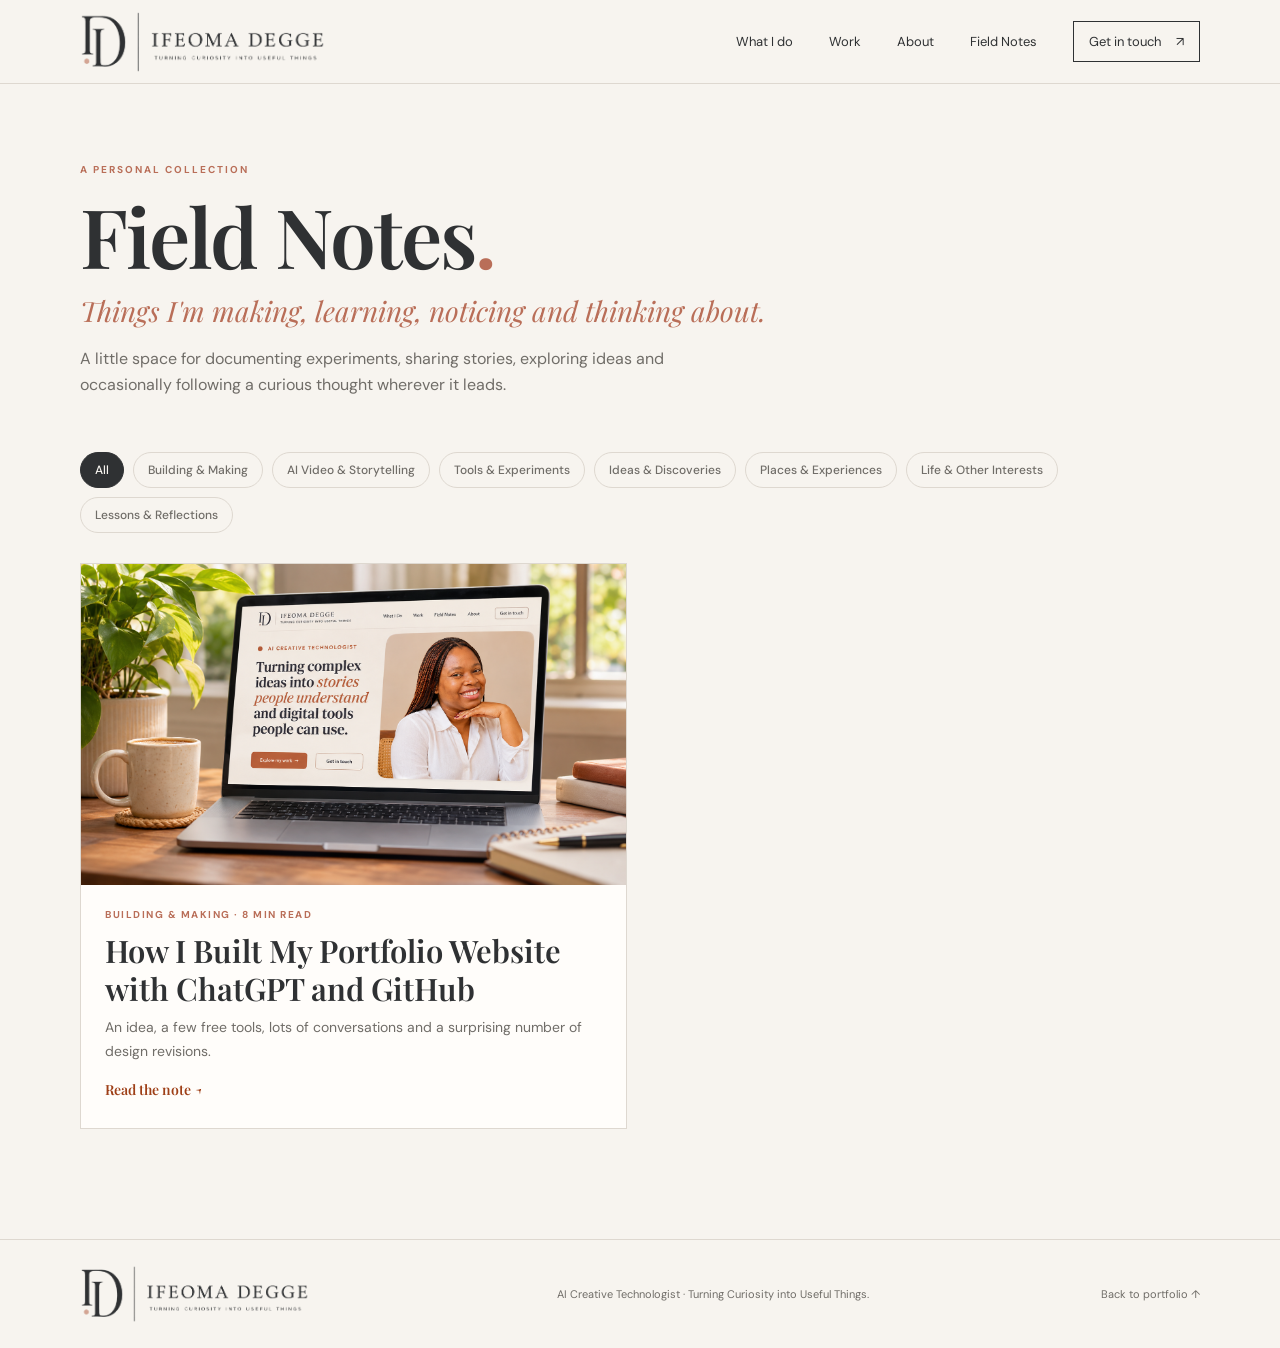
<file: field-notes.html>
<!doctype html><html lang="en"><head><meta charset="utf-8"><meta name="viewport" content="width=device-width,initial-scale=1"><meta name="description" content="Field Notes by Ifeoma Degge: things I'm making, learning, noticing and thinking about."><meta name="theme-color" content="#F7F4EF"><title>Field Notes | Ifeoma Degge</title><link rel="preconnect" href="https://fonts.googleapis.com"><link rel="preconnect" href="https://fonts.gstatic.com" crossorigin><link href="https://fonts.googleapis.com/css2?family=DM+Sans:wght@400;500;600;700&family=Playfair+Display:wght@500;600;700&display=swap" rel="stylesheet"><link rel="stylesheet" href="styles.css"></head><body><header class="site-header"><a class="brand-logo" href="index.html" aria-label="Ifeoma Degge home"><img src="ifeoma-degge-logo-transparent.png" alt="Ifeoma Degge"></a><button class="menu-toggle" type="button" aria-expanded="false" aria-controls="main-navigation" aria-label="Open menu"><span></span><span></span><span></span></button><nav id="main-navigation" aria-label="Main navigation"><a href="index.html#services">What I do</a><a href="index.html#work">Work</a><a href="index.html#about">About</a><a href="field-notes.html" aria-current="page">Field Notes</a><a href="index.html#contact" class="nav-contact">Get in touch <span>↗</span></a></nav></header><main class="field-notes-main wrap"><div class="field-notes-intro"><p class="eyebrow">A PERSONAL COLLECTION</p><h1>Field Notes<span style="color:var(--terracotta)">.</span></h1><p class="field-notes-tagline">Things I'm making, learning, noticing and thinking about.</p><p>A little space for documenting experiments, sharing stories, exploring ideas and occasionally following a curious thought wherever it leads.</p></div><div id="notes-view"><div class="notes-controls" id="note-filters"></div><div class="notes-grid" id="notes-grid"><p class="loading">A few notes are finding their way here…</p></div></div></main><footer class="site-footer"><a class="footer-logo" href="index.html#top" aria-label="Ifeoma Degge home"><img src="ifeoma-degge-logo-transparent.png" alt="Ifeoma Degge"></a><span>AI Creative Technologist · Turning Curiosity into Useful Things.</span><a href="index.html">Back to portfolio ↑</a></footer><script src="field-notes.js"></script><script>(()=>{const t=document.querySelector('.menu-toggle'),n=document.querySelector('#main-navigation');if(!t||!n)return;t.addEventListener('click',()=>{const o=t.getAttribute('aria-expanded')==='true';t.setAttribute('aria-expanded',String(!o));t.setAttribute('aria-label',o?'Open menu':'Close menu');n.classList.toggle('is-open',!o)});n.querySelectorAll('a').forEach(a=>a.addEventListener('click',()=>{t.setAttribute('aria-expanded','false');n.classList.remove('is-open')}))})();</script></body></html>
</file>
<file: styles.css>
:root{--paper:#F7F4EF;--ink:#2F3133;--muted:#706D68;--olive:var(--terracotta);--taupe:#B7A89A;--terracotta:#B96E58;--line:#DED8D0;--white:#FFFDFA}*{box-sizing:border-box}html{scroll-behavior:smooth}body{margin:0;background:var(--paper);color:var(--ink);font-family:"DM Sans",sans-serif;font-size:15px;line-height:1.65}a{color:inherit;text-decoration:none}.wrap{width:min(1120px,calc(100% - 64px));margin-inline:auto}.site-header{height:84px;padding:0 max(32px,calc((100vw - 1120px)/2));display:flex;align-items:center;justify-content:space-between;border-bottom:1px solid var(--line)}.wordmark{font-family:"Playfair Display",serif;font-size:29px;letter-spacing:-1.6px;font-weight:600}.wordmark span,.section-heading h2 span{color:var(--terracotta)}nav{display:flex;gap:36px;align-items:center;font-size:13px}nav a{transition:color .2s}nav a:hover,.text-link:hover{color:var(--terracotta)}.nav-contact{border:1px solid var(--ink);padding:9px 15px}.nav-contact span{margin-left:12px}.hero{padding-top:112px;padding-bottom:70px;min-height:560px}.eyebrow{font-size:10px;letter-spacing:2px;font-weight:700;color:var(--terracotta);margin:0 0 22px}.hero-title{color:var(--terracotta);font-size:12px;letter-spacing:2.4px}.hero-title .dot{background:var(--terracotta)}.hero h1 em,.about-grid h2 em,.contact-section h2 em{color:var(--terracotta)}.dot{display:inline-block;width:7px;height:7px;border-radius:50%;background:var(--terracotta);margin:0 9px 1px 0}.hero h1,.contact-section h2{font:600 clamp(48px,7vw,82px)/1.08 "Playfair Display",serif;letter-spacing:-2.7px;margin:0;max-width:800px}.hero h1 em,.about-grid h2 em,.contact-section h2 em{color:var(--terracotta);font-weight:500}.hero-copy{font-size:18px;line-height:1.8;color:var(--muted);max-width:530px;margin:28px 0}.text-link{display:inline-flex;gap:25px;align-items:center;font-size:13px;font-weight:700;border-bottom:1px solid var(--taupe);padding-bottom:7px}.hero-support{font-size:14px;color:var(--muted);max-width:540px;margin:-12px 0 0}.brand-signature{font:italic 18px "Playfair Display",serif;color:var(--terracotta);margin:24px 0 20px}.hero-actions{display:flex;gap:28px;flex-wrap:wrap}.hero-note{display:flex;justify-content:space-between;border-top:1px solid var(--line);margin-top:100px;padding-top:15px;font-size:10px;letter-spacing:1.3px;color:var(--muted)}.services-section{padding-top:75px;padding-bottom:100px}.service-grid{display:grid;grid-template-columns:repeat(2,minmax(0,1fr));gap:24px;margin-top:38px}.service-card{background:var(--white);border:1px solid var(--line);padding:34px 34px 30px}.service-image{width:100%;height:190px;object-fit:cover;display:block;margin:-34px -34px 26px;width:calc(100% + 68px);max-width:none}.service-number{font-size:10px;letter-spacing:1.8px;color:var(--terracotta);font-weight:700;margin:0 0 24px}.service-card h3{font:600 30px "Playfair Display",serif;margin:0 0 8px}.service-card p{color:var(--muted);font-size:13px;line-height:1.8}.service-card .service-intro{font:italic 18px "Playfair Display",serif;color:var(--terracotta);margin:0 0 14px}.service-card ul{padding-left:18px;margin:18px 0 0;color:var(--muted);font-size:13px;line-height:2}.work-section{padding-top:70px;padding-bottom:125px}.section-heading{display:flex;justify-content:space-between;align-items:end}.section-heading h2,.about-grid h2{font:600 clamp(39px,5vw,58px)/1.12 "Playfair Display",serif;letter-spacing:-1.5px;margin:0}.section-aside{font-size:12px;color:var(--muted);line-height:1.7;margin:0 0 5px}.filters{display:flex;gap:9px;flex-wrap:wrap;margin:38px 0 26px}.filter{font:500 12px "DM Sans",sans-serif;border:1px solid var(--line);background:transparent;color:var(--muted);padding:9px 15px;cursor:pointer;border-radius:30px}.filter.active,.filter:hover{background:var(--ink);border-color:var(--ink);color:var(--paper)}.project-grid{display:grid;grid-template-columns:repeat(2,minmax(0,1fr));gap:42px 25px}.project-card{cursor:pointer;min-width:0}.project-image{aspect-ratio:1.55;background:#e7e2d9;overflow:hidden;position:relative}.project-image img{width:100%;height:100%;object-fit:cover;display:block;transition:transform .5s}.project-card:hover .project-image img{transform:scale(1.035)}.image-placeholder{height:100%;display:grid;place-items:center;color:var(--terracotta);font:italic 20px "Playfair Display",serif}.project-meta{display:flex;justify-content:space-between;gap:12px;color:var(--terracotta);font-size:10px;letter-spacing:1.2px;text-transform:uppercase;margin:17px 0 6px}.project-card h3{font:600 25px "Playfair Display",serif;margin:0 0 7px}.project-card p{color:var(--muted);font-size:13px;line-height:1.7;margin:0;max-width:500px}.loading,.empty{color:var(--muted);padding:40px 0}.audience-section{background:#EDE8E0;padding:100px 0}.audience-inner{max-width:850px}.audience-inner h2{font:600 clamp(42px,5vw,60px)/1.12 "Playfair Display",serif;letter-spacing:-1.5px;margin:0 0 18px}.audience-inner h2 em{color:var(--terracotta);font-weight:500}.audience-inner>p:not(.eyebrow){color:var(--muted);max-width:620px}.audience-list{display:flex;gap:10px;flex-wrap:wrap;margin:28px 0}.audience-list span{border:1px solid #CFC6BA;border-radius:30px;padding:9px 14px;font-size:12px;color:var(--ink)}.audience-inner .audience-note{font:italic 17px "Playfair Display",serif;color:var(--terracotta);max-width:650px}.about-signoff{font-weight:700;color:var(--terracotta)!important}.about-section{background:#F0ECE5;padding:110px 0}.about-grid{display:grid;grid-template-columns:1fr 1fr;gap:80px}.about-portrait-placeholder{display:block;width:min(100%,390px);aspect-ratio:4/5;object-fit:cover;margin-top:34px;filter:saturate(.78)}.image-note{font-size:10px;color:var(--muted);max-width:390px;margin:8px 0 0}.about-copy{max-width:470px;padding-top:35px}.about-copy p{font-size:15px;color:#625e56;line-height:1.9;margin:0 0 17px}.about-copy .text-link{margin-top:17px}.contact-section{padding-top:115px;padding-bottom:115px}.contact-section h2{font-size:clamp(45px,6vw,72px)}.contact-section>p:not(.eyebrow){color:var(--muted);margin:24px 0}.contact-link{display:inline-flex;gap:30px;background:var(--ink);color:var(--paper);padding:13px 20px;font-size:13px;margin-top:8px}.site-footer{border-top:1px solid var(--line);padding:25px max(32px,calc((100vw - 1120px)/2));display:flex;align-items:center;justify-content:space-between;color:var(--muted);font-size:11px}.site-footer .wordmark{color:var(--ink);font-size:23px}.project-dialog{width:min(760px,calc(100% - 32px));max-height:88vh;overflow:auto;border:0;padding:42px;background:var(--white);color:var(--ink)}.project-dialog::backdrop{background:#24231fbb}.dialog-close{position:sticky;float:right;top:0;border:0;background:var(--paper);font-size:25px;width:38px;height:38px;cursor:pointer}.dialog-body h2{font:600 38px "Playfair Display",serif;margin:8px 0}.dialog-body p{color:var(--muted);line-height:1.8}.dialog-body h3{font:600 19px "Playfair Display",serif;margin:25px 0 5px}.dialog-visual{width:100%;max-height:380px;object-fit:cover;margin:15px 0}.video-frame{width:100%;aspect-ratio:16/9;border:0;margin:18px 0}.dialog-actions{display:flex;gap:20px;flex-wrap:wrap;margin-top:25px}.dialog-actions a{border-bottom:1px solid var(--taupe);padding-bottom:5px;font-size:13px;font-weight:700}@media(max-width:700px){.service-grid{grid-template-columns:1fr}.service-card{padding:27px 23px}.service-image{margin:-27px -23px 24px;width:calc(100% + 46px);height:165px}.services-section{padding-top:55px;padding-bottom:70px}.audience-section{padding:75px 0}.hero h1{font-size:clamp(42px,11vw,60px)}.wrap{width:calc(100% - 40px)}.site-header{height:72px;padding:0 20px}nav{gap:16px;font-size:12px}.nav-contact{padding:7px 9px}.hero{padding-top:85px;min-height:0}.hero h1{font-size:clamp(45px,12vw,64px)}.hero-note{margin-top:70px;gap:18px}.hero-note span:last-child{text-align:right}.work-section{padding-top:60px;padding-bottom:85px}.section-heading{align-items:start;gap:20px;flex-direction:column}.section-aside br{display:none}.project-grid{grid-template-columns:1fr;gap:32px}.about-section{padding:80px 0}.about-grid{grid-template-columns:1fr;gap:20px}.about-copy{padding-top:0}.contact-section{padding:85px 0}.site-footer{padding:22px 20px;gap:12px;flex-wrap:wrap}.site-footer span{display:none}.project-dialog{padding:25px 20px}}
/* Terracotta is the sole accent colour throughout the portfolio. */
:root{--olive:var(--terracotta)}
.eyebrow,.hero-title,.service-number,.project-meta,.brand-signature,.service-card .service-intro,.audience-note,.about-signoff,.hero h1 em,.about-grid h2 em,.contact-section h2 em,.audience-inner h2 em{color:var(--terracotta)!important}
.dot{background:var(--terracotta)}
.audience-section{background:#F0ECE5;padding:88px 0}
.audience-inner{display:grid;grid-template-columns:1fr 1fr;align-items:center;gap:36px 70px;max-width:1120px}
.audience-copy h2{font:600 clamp(39px,5vw,56px)/1.12 "Playfair Display",serif;letter-spacing:-1.5px;margin:0 0 18px}
.audience-copy>p:not(.eyebrow){color:var(--muted);max-width:480px}
.audience-copy .audience-note{font:italic 17px "Playfair Display",serif;margin-top:24px}
.audience-copy .contact-link{background:var(--terracotta);color:white;margin-top:8px}
.audience-diagram{position:relative;width:min(100%,430px);aspect-ratio:1;margin:0 auto}
.audience-orbit{position:absolute;inset:13%;border:1px dashed var(--terracotta);border-radius:50%;opacity:.8}
.audience-center,.audience-node{position:absolute;display:flex;align-items:center;justify-content:center;text-align:center;border-radius:50%;background:#F8E5D9;color:var(--ink);box-shadow:0 5px 20px #6b493015}
.audience-center{width:27%;height:27%;left:36.5%;top:36.5%;background:var(--terracotta);color:white;font:600 19px/1.15 "Playfair Display",serif}
.audience-node{width:25%;height:25%;padding:12px;font-size:12px;line-height:1.25;font-weight:600;border:1px solid #E6C4B3}
.node-top{left:37.5%;top:0}.node-right{right:0;top:25%}.node-bottom-right{right:9%;bottom:1%}.node-bottom-left{left:9%;bottom:1%}.node-left{left:0;top:25%}.node-upper-left{left:10%;top:1%}
.about-grid{grid-template-columns:1fr 1fr;align-items:center}
.about-visual h2{margin-bottom:28px}
.about-portrait{display:block;width:min(100%,430px);aspect-ratio:4/5;object-fit:cover;object-position:center 28%;border-radius:3px}
@media(max-width:700px){.audience-inner{grid-template-columns:1fr;gap:34px}.audience-diagram{width:min(100%,360px)}.audience-section{padding:70px 0}.about-grid{grid-template-columns:1fr}.about-portrait{width:min(100%,390px)}}

:root{--olive:var(--terracotta)}
.hero{display:grid;grid-template-columns:1.08fr .92fr;column-gap:55px;row-gap:24px;align-items:center;padding-top:72px;padding-bottom:25px;min-height:0}
.hero-copy-column{grid-column:1;grid-row:1}.hero-title{color:var(--terracotta);font-weight:700;font-size:11px}
.hero h1{font-size:clamp(42px,5.4vw,66px);line-height:1.08;letter-spacing:-2px;max-width:620px}.hero h1 em{color:var(--terracotta)!important;font-style:italic}
.hero-copy{font-size:16px;line-height:1.7;max-width:510px;margin:22px 0}.hero-support{display:none}
.hero-portrait-wrap{grid-column:2;grid-row:1;align-self:stretch;min-height:420px;max-height:540px;overflow:hidden;border-radius:14px;background:#e6d2c0}
.hero-portrait{display:block;width:100%;height:100%;min-height:420px;max-height:540px;object-fit:cover;object-position:center 28%}
.hero-actions{display:flex;gap:24px;align-items:center;margin-top:26px}.primary-button,.secondary-button{display:inline-flex;align-items:center;gap:22px;padding:12px 20px;font-size:13px;font-weight:700;border-radius:8px}
.primary-button{background:var(--terracotta);color:#fff}.secondary-button{border:1px solid var(--terracotta);color:var(--ink)}
.brand-signature{font-size:16px;color:var(--terracotta)!important;border-left:3px solid var(--terracotta);padding:2px 0 2px 15px;margin:22px 0 0}
.hero-note{grid-column:1/-1;grid-row:2;margin-top:0;padding-top:14px}
.audience-section{background:#F0ECE5;padding:80px 0}.audience-inner{display:grid;grid-template-columns:1fr 1fr;align-items:center;gap:40px 50px;max-width:1120px}
.audience-diagram{position:relative;width:min(100%,390px);aspect-ratio:1;margin:0 auto}.audience-orbit{position:absolute;inset:15%;border:1px dashed var(--terracotta);border-radius:50%}
.audience-center,.audience-node{position:absolute;display:flex;align-items:center;justify-content:center;text-align:center;border-radius:50%;box-sizing:border-box}
.audience-center{width:24%;height:24%;left:38%;top:38%;background:#F8E5D9;color:var(--ink);font:600 17px/1.15 "Playfair Display",serif}
.audience-node{width:24%;height:24%;padding:10px;background:#F8E5D9;color:var(--ink);font-size:11px;line-height:1.22;font-weight:600;border:1px solid #E6C4B3}
.node-top{left:38%;top:0}.node-right{right:0;top:38%}.node-bottom-right{right:12%;bottom:0}.node-bottom-left{left:12%;bottom:0}.node-left{left:0;top:38%}.node-upper-left{left:12%;top:0;transform:translateY(-3%)}
@media(max-width:760px){.hero{grid-template-columns:1fr;gap:28px;padding-top:55px}.hero-copy-column{grid-column:1;grid-row:1}.hero-portrait-wrap{grid-column:1;grid-row:2;min-height:0;height:auto;aspect-ratio:4/5;max-height:560px}.hero-portrait{min-height:0;height:100%;max-height:none}.hero-note{grid-column:1;grid-row:3;flex-wrap:wrap}.hero h1{font-size:clamp(42px,10vw,58px)}.audience-inner{grid-template-columns:1fr;gap:30px}.audience-diagram{width:min(100%,340px)}}

/* Final audience diagram correction: six evenly spaced points on a hexagonal orbit */
.audience-diagram{position:relative;width:min(100%,390px);aspect-ratio:1;margin:0 auto}
.audience-orbit{position:absolute;inset:15%;border:1px dashed var(--terracotta);border-radius:50%}
.audience-center{position:absolute;left:50%;top:50%;transform:translate(-50%,-50%);width:24%;height:24%;display:flex;align-items:center;justify-content:center;text-align:center;border-radius:50%;background:#F8E5D9;color:var(--ink);font:600 17px/1.15 "Playfair Display",serif;box-sizing:border-box}
.audience-node{position:absolute;left:50%;top:50%;transform:translate(-50%,-50%);width:24%;height:24%;padding:10px;display:flex;align-items:center;justify-content:center;text-align:center;border-radius:50%;box-sizing:border-box;background:#F8E5D9;color:var(--ink);font-size:11px;line-height:1.22;font-weight:600;border:1px solid #E6C4B3;box-shadow:0 5px 18px #6b493015}
.node-top{left:50%;top:12%}
.node-right{left:83%;top:31%}
.node-bottom-right{left:83%;top:69%}
.node-bottom-left{left:50%;top:88%}
.node-left{left:17%;top:69%}
.node-upper-left{left:17%;top:31%}
@media(max-width:760px){.audience-diagram{width:min(100%,340px)}}

/* Tighten the transition from the hero divider to the services heading */
.hero{padding-bottom:0}
.services-section{padding-top:22px}
@media(max-width:700px){.hero{padding-bottom:0}.services-section{padding-top:18px}}

/* Uploaded brand assets */
.brand-logo{display:flex;align-items:center;width:270px;max-width:42vw;height:62px;overflow:hidden}
.brand-logo img{display:block;width:100%;height:100%;object-fit:contain;object-position:left center}
.footer-logo{display:flex;align-items:center;width:245px;max-width:48vw;height:58px;overflow:hidden}
.footer-logo img{display:block;width:100%;height:100%;object-fit:contain;object-position:left center}
@media(max-width:700px){.brand-logo{width:190px;height:52px}.footer-logo{width:190px;height:48px}}

/* About section transition and alignment refinement */
.about-section{border-top:1px solid var(--line);padding:64px 0 92px}
.about-intro{padding-bottom:28px;margin-bottom:28px;border-bottom:1px solid var(--line)}
.about-intro .eyebrow{margin-bottom:12px}
.about-intro h2{font:600 clamp(39px,5vw,58px)/1.12 "Playfair Display",serif;letter-spacing:-1.5px;margin:0}
.about-intro h2 em{color:var(--terracotta);font-weight:500}
.about-grid{display:grid;grid-template-columns:minmax(0,.92fr) minmax(0,1.08fr);gap:64px;align-items:start}
.about-visual{margin:0;padding:0}
.about-portrait{display:block;width:100%;max-width:460px;aspect-ratio:4/5;object-fit:cover;object-position:center 35%;margin:0}
.about-copy{max-width:520px;padding-top:0;margin:0}
@media(max-width:700px){.about-section{padding:48px 0 70px}.about-intro{padding-bottom:20px;margin-bottom:22px}.about-grid{grid-template-columns:1fr;gap:25px}.about-portrait{max-width:430px}.about-copy{padding-top:0}}


/* Layout polish: hero alignment, services-to-work divider, centred closing CTA */
@media(min-width:761px){
  .hero{align-items:start}
  .hero-copy-column{align-self:start}
  .hero-portrait-wrap{align-self:start;margin-top:40px;height:500px;min-height:0}
  .hero-portrait{height:100%;min-height:0}
}
.services-section{padding-bottom:54px}
.work-section{border-top:1px solid var(--line);padding-top:54px;margin-top:0}
.contact-section{max-width:820px;text-align:center;margin-inline:auto;padding-top:100px;padding-bottom:110px}
.contact-section h2{margin-inline:auto}
.contact-section>p:not(.eyebrow){max-width:560px;margin:22px auto}
.contact-section .contact-link{margin-top:10px}
@media(max-width:760px){
  .hero-portrait-wrap{margin-top:0}
  .services-section{padding-bottom:44px}
  .work-section{padding-top:44px;padding-bottom:80px}
  .contact-section{padding-top:75px;padding-bottom:80px}
}


/* Service cards: consistent image panels and no exposed gaps */
.service-card{padding:0 30px 30px;overflow:hidden;border-radius:4px}
.service-image{display:block;width:calc(100% + 60px);height:220px;max-width:none;object-fit:cover;object-position:center;margin:0 -30px 25px;border-radius:0}
.service-card .service-number,.service-card h3,.service-card p,.service-card ul{margin-left:0;margin-right:0}
.service-card ul{padding-left:18px}
@media(max-width:700px){
  .service-card{padding:0 23px 25px}
  .service-image{width:calc(100% + 46px);height:190px;margin:0 -23px 22px}
}
/* Full-bleed divider between services and selected work */
.work-section{position:relative;border-top:0}
.work-section:before{content:"";position:absolute;top:0;left:50%;width:100vw;height:1px;background:var(--line);transform:translateX(-50%)}

/* Quiet, botanical CTA texture without a literal photograph */
.contact-section{position:relative;isolation:isolate;overflow:hidden;background:linear-gradient(115deg,#f6eee5 0%,#f4e9dd 52%,#f7efe7 100%);border-radius:18px}
.contact-section:before{content:"";position:absolute;z-index:-1;inset:0;pointer-events:none;background:radial-gradient(ellipse at 91% 18%,rgba(120,132,91,.13),transparent 24%),radial-gradient(ellipse at 84% 52%,rgba(120,132,91,.09),transparent 28%),radial-gradient(ellipse at 96% 82%,rgba(120,132,91,.10),transparent 23%);filter:blur(13px)}
.contact-link{background:#b96e55!important;border-color:#b96e55!important;color:#fff!important}
.contact-link:hover{background:#a85c43!important;border-color:#a85c43!important}


/* Approved warm editorial layout for services, selected work and contact */
.services-section{padding-top:0;padding-bottom:30px}
.showcase-heading{display:block;margin:0 0 28px}
.showcase-heading .eyebrow{display:flex;align-items:center;gap:12px;margin:0 0 7px}
.heading-rule{display:inline-block;width:86px;height:1px;background:var(--terracotta);vertical-align:middle}
.showcase-heading h2{font:600 clamp(34px,4vw,48px)/1.12 "Playfair Display",serif;letter-spacing:-1.3px;margin:0 0 10px;color:var(--ink)}
.showcase-intro{font-size:15px;line-height:1.55;color:var(--ink);margin:0;max-width:720px}
.showcase-grid{display:grid;grid-template-columns:repeat(2,minmax(0,1fr));gap:22px}
.showcase-card{padding:0 0 17px!important;overflow:hidden;border-radius:16px;background:#F8EDE3;border:0}
.showcase-card .service-image{display:block;width:100%;height:auto;aspect-ratio:1.82;object-fit:cover;object-position:center;margin:0 0 12px;border-radius:0}
.showcase-card-copy{padding:0 26px}
.showcase-card h3{font:600 clamp(21px,2.2vw,29px)/1.2 "Playfair Display",serif;margin:0 0 7px;color:var(--ink)}
.showcase-card p{font-size:15px;line-height:1.5;color:var(--ink);margin:0 0 10px;max-width:540px}
.showcase-link{display:inline-flex;align-items:center;gap:14px;color:#9E3F17;font:600 15px "Playfair Display",serif;text-decoration:none}
.showcase-link span{font:400 23px "DM Sans",sans-serif;transition:transform .2s}
.showcase-link:hover span{transform:translateX(4px)}
.work-section{padding-top:24px!important;padding-bottom:36px!important}
.work-section:before{top:0;background:#BFAE9E;height:1px}
.work-section .section-heading{align-items:center;margin:0 0 20px}
.work-section .section-heading h2{font:600 clamp(32px,3.7vw,44px)/1.12 "Playfair Display",serif;margin:0}
.work-section .section-aside{font-size:14px;line-height:1.5}
.contact-section{width:calc(100% - 72px);max-width:none;text-align:center;margin:0 auto 34px;padding:18px 24px 20px!important;border-radius:18px;box-sizing:border-box;background:linear-gradient(112deg,#F7EDE3 0%,#F4E6D9 58%,#F7EDE3 100%)}
.contact-section:before{background:radial-gradient(ellipse at 92% 16%,rgba(126,133,94,.16),transparent 25%),radial-gradient(ellipse at 86% 48%,rgba(126,133,94,.10),transparent 30%),radial-gradient(ellipse at 96% 88%,rgba(126,133,94,.12),transparent 24%);filter:blur(15px)}
.contact-section .eyebrow{display:none}
.contact-section h2{font:600 clamp(31px,3.4vw,42px)/1.12 "Playfair Display",serif;letter-spacing:-.8px;margin:0 auto 4px;color:var(--ink)}
.contact-section h2 em{font-style:italic;color:var(--terracotta)!important}
.contact-section>p:not(.eyebrow){font-size:15px;line-height:1.45;color:var(--ink);margin:10px auto 10px;max-width:600px}
.contact-section .contact-link{display:inline-flex;align-items:center;justify-content:center;gap:12px;margin:0 auto;background:#A9440C!important;border:1px solid #A9440C!important;border-radius:11px;color:#fff!important;padding:11px 30px;font:600 15px "DM Sans",sans-serif}
.contact-section .contact-link:hover{background:#913A0A!important}
@media(max-width:760px){
 .services-section{padding-bottom:24px}
 .showcase-heading h2{font-size:34px}
 .showcase-intro{font-size:14px}
 .desktop-break{display:none}
 .showcase-grid{grid-template-columns:1fr;gap:18px}
 .showcase-card .service-image{aspect-ratio:1.7}
 .showcase-card-copy{padding:0 19px}
 .showcase-card h3{font-size:24px}
 .showcase-card p{font-size:14px}
 .work-section{padding-top:22px!important}
 .contact-section{width:calc(100% - 36px);padding:24px 18px 26px!important;margin-bottom:20px}
 .contact-section h2{font-size:32px}
}


/* Clear, calm contrast between the audience, about and contact sections */
.audience-section{
  background:#F1E3D9;
}
.about-section{
  background:var(--paper);
  border-top:1px solid #E5DAD0;
}
.contact-section{
  background:#EDE7DF!important;
}
.contact-section:before{
  background:
    radial-gradient(ellipse at 91% 18%,rgba(185,110,88,.12),transparent 25%),
    radial-gradient(ellipse at 84% 52%,rgba(183,168,154,.13),transparent 29%),
    radial-gradient(ellipse at 96% 82%,rgba(185,110,88,.08),transparent 24%)!important;
  filter:blur(15px);
}


/* Full-bleed contact section background: extend to both viewport edges */
.contact-section{
  position:relative;
  isolation:isolate;
  overflow:visible;
  width:100%;
  max-width:none;
  margin:0 0 34px;
  border-radius:0;
  background:transparent!important;
}
.contact-section:before{
  content:"";
  position:absolute;
  z-index:-1;
  top:0;
  bottom:0;
  left:50%;
  width:100vw;
  transform:translateX(-50%);
  border-radius:0;
  pointer-events:none;
  background:
    radial-gradient(ellipse at 91% 18%,rgba(185,110,88,.12),transparent 25%),
    radial-gradient(ellipse at 84% 52%,rgba(183,168,154,.13),transparent 29%),
    radial-gradient(ellipse at 96% 82%,rgba(185,110,88,.08),transparent 24%),
    #EDE7DF!important;
  filter:blur(0);
}
.contact-section>*{
  position:relative;
}
@media(max-width:760px){
  .contact-section{
    width:100%;
    margin-bottom:20px;
    padding:24px 18px 26px!important;
  }
}


/* Refine hero headline scale so it feels editorial, not oversized */
.hero h1{
  font-size:clamp(40px,4.7vw,58px);
  line-height:1.12;
  letter-spacing:-1.8px;
}
@media(max-width:760px){
  .hero h1{font-size:clamp(40px,9.5vw,54px);line-height:1.12;letter-spacing:-1.5px}
}


/* Mobile navigation: compact brand header with an accessible dropdown menu */
.menu-toggle{display:none}
@media(max-width:760px){
  .site-header{
    position:relative;
    z-index:20;
    height:76px;
    padding:0 20px;
    display:flex;
    align-items:center;
    justify-content:space-between;
    gap:16px;
  }
  .brand-logo{width:min(210px,calc(100vw - 92px));max-width:none;height:54px;flex:0 1 auto}
  .menu-toggle{
    display:flex;
    flex:0 0 44px;
    width:44px;
    height:44px;
    padding:11px 9px;
    border:1px solid var(--line);
    border-radius:6px;
    background:transparent;
    color:var(--ink);
    flex-direction:column;
    align-items:center;
    justify-content:center;
    gap:5px;
    cursor:pointer;
  }
  .menu-toggle span{display:block;width:20px;height:1.5px;background:var(--ink);transition:transform .2s,opacity .2s}
  .menu-toggle[aria-expanded="true"] span:first-child{transform:translateY(6.5px) rotate(45deg)}
  .menu-toggle[aria-expanded="true"] span:nth-child(2){opacity:0}
  .menu-toggle[aria-expanded="true"] span:last-child{transform:translateY(-6.5px) rotate(-45deg)}
  .site-header nav{
    display:none;
    position:absolute;
    top:calc(100% + 1px);
    left:0;
    right:0;
    padding:12px 20px 20px;
    background:var(--paper);
    border-bottom:1px solid var(--line);
    box-shadow:0 12px 18px rgba(47,49,51,.08);
    flex-direction:column;
    align-items:stretch;
    gap:0;
    font-size:15px;
  }
  .site-header nav.is-open{display:flex}
  .site-header nav a{padding:13px 4px;border-bottom:1px solid var(--line)}
  .site-header nav a:last-child{margin-top:12px;padding:12px 15px;text-align:center;border:1px solid var(--terracotta);background:var(--terracotta);color:white}
  .site-header nav a:last-child span{margin-left:8px}
}

/* Field Notes editorial pages */
.field-notes-main{padding:78px 0 110px}.field-notes-intro{max-width:760px;margin-bottom:54px}.field-notes-intro .eyebrow{margin-bottom:14px}.field-notes-intro h1{font:600 clamp(52px,7vw,82px)/1.04 "Playfair Display",serif;letter-spacing:-2px;margin:0 0 14px}.field-notes-tagline{font:italic clamp(21px,2.6vw,28px)/1.35 "Playfair Display",serif;color:var(--terracotta);margin:0 0 15px}.field-notes-intro>p:last-child{color:var(--muted);max-width:650px;font-size:16px}.notes-controls{display:flex;gap:9px;flex-wrap:wrap;margin:34px 0 30px}.note-filter{border:1px solid var(--line);background:transparent;border-radius:30px;padding:9px 14px;color:var(--muted);font:500 12px "DM Sans",sans-serif;cursor:pointer}.note-filter.active,.note-filter:hover{background:var(--ink);border-color:var(--ink);color:var(--paper)}.notes-grid{display:grid;grid-template-columns:repeat(2,minmax(0,1fr));gap:42px 26px}.note-card{background:var(--white);border:1px solid var(--line);overflow:hidden}.note-card-image{display:block;width:100%;aspect-ratio:1.7;object-fit:cover;background:#eee7df}.note-card-copy{padding:22px 24px 25px}.note-card-meta{font-size:10px;letter-spacing:1.5px;text-transform:uppercase;color:var(--terracotta);font-weight:700}.note-card h2{font:600 clamp(23px,2.7vw,31px)/1.2 "Playfair Display",serif;margin:9px 0}.note-card p{font-size:14px;color:var(--muted);line-height:1.7;margin:0 0 15px}.note-read-link{font:600 14px "Playfair Display",serif;color:#9E3F17}.note-article{max-width:760px;margin:0 auto}.note-back{display:inline-block;color:var(--terracotta);font-size:13px;margin-bottom:35px}.note-article h1{font:600 clamp(38px,6vw,64px)/1.1 "Playfair Display",serif;letter-spacing:-1.5px;margin:12px 0}.note-article .note-deck{font:italic 21px/1.5 "Playfair Display",serif;color:var(--muted)}.note-article .note-hero-image{width:100%;max-height:460px;object-fit:cover;margin:28px 0}.note-article-body{font-size:16px;line-height:1.9;color:#514e49}.note-article-body h2{font:600 29px/1.2 "Playfair Display",serif;color:var(--ink);margin:38px 0 12px}.note-article-body p{margin:0 0 19px}.note-article-body strong{color:var(--ink)}.note-article-body blockquote{border-left:2px solid var(--terracotta);padding-left:20px;color:var(--terracotta);font:italic 20px/1.5 "Playfair Display",serif;margin:28px 0}@media(max-width:700px){.field-notes-main{padding:52px 0 75px}.notes-grid{grid-template-columns:1fr;gap:25px}.note-card-copy{padding:19px}.field-notes-intro h1{font-size:54px}}


/* Field Notes article typography and cover treatment */
.note-article{max-width:900px}
.note-article-header{max-width:760px;margin:0 auto}
.note-article .note-hero-image{display:block;width:100%;max-height:500px;aspect-ratio:16/8.5;object-fit:cover;object-position:center 42%;margin:34px 0 42px;border-radius:8px}
.note-article-body{max-width:760px;margin:0 auto;font-size:17px;line-height:1.85;color:#514e49}
.note-article-body p{margin:0 0 22px}
.note-article-body h2{font:600 clamp(26px,3.3vw,34px)/1.2 "Playfair Display",serif;color:var(--ink);margin:48px 0 16px;padding-left:16px;border-left:3px solid var(--terracotta)}
.note-article-body strong{font-weight:700;color:#292a2c}
.note-article-body em{color:#9E4F39}
.note-article-body ul{margin:4px 0 26px;padding:0 0 0 25px}
.note-article-body li{padding-left:5px;margin:0 0 10px}
.note-article-body li::marker{color:var(--terracotta)}
.note-article-body blockquote{margin:34px 0;padding:23px 28px;border-left:3px solid var(--terracotta);background:#F1E3D9;border-radius:0 10px 10px 0;color:#8E4934;font:italic 22px/1.55 "Playfair Display",serif}
@media(max-width:700px){.note-article{max-width:100%}.note-article .note-hero-image{aspect-ratio:4/3;margin:25px 0 30px}.note-article-body{font-size:16px;line-height:1.8}.note-article-body h2{margin:36px 0 13px;font-size:27px}.note-article-body blockquote{padding:18px 20px;font-size:19px}}


/* Field Note: editorial long-form article layout */
.note-article{max-width:none;margin:0 auto}
.note-breadcrumb{display:flex;gap:12px;align-items:center;font-size:12px;color:var(--muted);margin:0 0 28px;white-space:nowrap;overflow:hidden}
.note-breadcrumb a{color:#8e4934}
.note-hero{display:grid;grid-template-columns:minmax(0,.92fr) minmax(0,1fr);gap:42px;align-items:center;padding:0 0 30px;border-bottom:1px solid #e8e0d7;margin-bottom:22px}
.note-hero-copy{min-width:0}
.note-hero .eyebrow{font-size:11px;letter-spacing:1.5px;margin:0 0 18px}
.note-hero h1{font:600 clamp(38px,4.3vw,58px)/1.08 "Playfair Display",serif;letter-spacing:-1.7px;margin:0 0 14px;color:#28252d}
.note-hero .note-deck{font:italic clamp(18px,2vw,23px)/1.4 "Playfair Display",serif;color:#29272b;margin:0 0 26px}
.note-hero-image{display:block;width:100%;height:auto;aspect-ratio:1.55;object-fit:cover;border-radius:15px;margin:0}
.note-author{display:flex;align-items:center;gap:12px;font-size:12px;color:var(--ink);margin-top:26px}
.note-author img{width:54px;height:54px;border-radius:50%;object-fit:cover;object-position:center 25%}
.note-author div{display:flex;flex-direction:column;gap:2px}
.note-author strong{font-size:13px}.note-author span{color:var(--muted)}
.note-author i{height:38px;width:1px;background:#cbbfb2;margin:0 18px}
.note-author time{font:14px "Playfair Display",serif;white-space:nowrap}
.note-article-body{font-size:16px;line-height:1.55;color:#29272b}
.note-introduction{margin:0 0 16px}
.note-introduction p{margin:0 0 10px}
.note-introduction p:first-child:first-letter{float:left;font:600 52px/.8 "Playfair Display",serif;color:var(--terracotta);padding:4px 7px 0 0}
.note-article-body h2{font:600 clamp(25px,2.7vw,31px)/1.18 "Playfair Display",serif;color:#24232a;margin:30px 0 9px;padding-left:16px;border-left:4px solid var(--terracotta);letter-spacing:-.5px}
.note-article-body p{margin:0 0 11px}
.note-article-body strong{font-weight:700;color:#24232a}
.note-article-body em{color:#9E4F39}
.note-article-body ul{margin:8px 0 14px;padding:0 0 0 25px}
.note-article-body li{padding-left:4px;margin:0 0 3px;line-height:1.45}
.note-article-body li::marker{color:var(--terracotta)}
.note-feature-grid{display:grid;grid-template-columns:minmax(0,1.45fr) minmax(240px,.8fr);gap:36px;align-items:center;margin:0 0 10px}
.note-feature-copy h2{margin-top:0}
.note-pullquote{padding:28px 30px;background:#f5ece3;border-radius:18px;color:#8f482f;font:italic 22px/1.35 "Playfair Display",serif}
.note-tools-grid{display:grid;grid-template-columns:minmax(0,1.45fr) minmax(260px,.82fr);gap:32px;align-items:center;margin:0 0 8px}
.note-tools-copy h2{margin-top:0}
.note-takeaways{background:#f5ece3;border-radius:18px;padding:22px 25px}
.takeaways-label{font:700 12px "DM Sans",sans-serif!important;letter-spacing:1.7px;color:#9e4c32;margin:0 0 12px!important}
.note-takeaways ul{list-style:none;padding:0;margin:0}
.note-takeaways li{position:relative;padding-left:24px;margin:0 0 9px;font-size:13px;line-height:1.45}
.note-takeaways li:before{content:"✓";position:absolute;left:0;color:#a64e33;font-weight:700}
.note-article-body blockquote{margin:24px 0;padding:15px 22px;border-left:3px solid var(--terracotta);background:#f5ece3;color:#8e4934;font:italic 21px/1.45 "Playfair Display",serif}
.note-back{display:inline-block;color:var(--terracotta);font-size:13px;margin:30px 0}
@media(max-width:760px){
 .note-breadcrumb{margin-bottom:20px;font-size:11px;gap:8px}
 .note-hero{grid-template-columns:1fr;gap:22px;padding-bottom:24px}
 .note-hero h1{font-size:clamp(38px,10vw,52px)}
 .note-hero-image{grid-row:2;aspect-ratio:1.45}
 .note-author{margin-top:18px;gap:9px}.note-author img{width:46px;height:46px}.note-author i{margin:0 8px}
 .note-article-body{font-size:15px;line-height:1.65}
 .note-article-body h2{font-size:26px;margin:28px 0 10px}
 .note-feature-grid,.note-tools-grid{grid-template-columns:1fr;gap:14px}
 .note-pullquote{padding:22px 24px;font-size:20px}
 .note-takeaways{padding:20px}
}


/* Alignment correction: keep long-form Field Notes in one calm, readable column */
.note-article{width:min(100%,1120px)!important;max-width:1120px!important;margin:0 auto!important}
.note-hero{width:100%;display:grid;grid-template-columns:minmax(0,.92fr) minmax(0,1fr);gap:42px;align-items:center}
.note-hero-copy{width:100%;min-width:0}
.note-hero-image{width:100%;min-width:0;max-width:100%}
.note-article-body{display:block!important;width:min(100%,860px)!important;max-width:860px!important;margin:34px auto 0!important;padding:0!important;box-sizing:border-box}
.note-article-body>*{box-sizing:border-box;max-width:100%}
.note-article-body p{width:100%;margin:0 0 17px!important;line-height:1.72!important}
.note-article-body h2{width:100%;margin:38px 0 14px!important;line-height:1.2!important;overflow-wrap:normal;word-break:normal}
.note-article-body ul{width:100%;padding-left:26px;margin:8px 0 22px}
.note-article-body li{line-height:1.65!important;margin:0 0 7px!important}
.note-article-body blockquote{width:100%;margin:28px 0!important;padding:22px 28px!important;line-height:1.5!important}
.note-takeaways{display:block!important;width:100%!important;max-width:100%!important;margin:36px 0 12px!important;padding:25px 30px!important;background:#f5ece3;border-radius:16px;box-sizing:border-box}
.note-takeaways ul{list-style:none!important;display:grid;grid-template-columns:repeat(2,minmax(0,1fr));gap:12px 28px;margin:0!important;padding:0!important}
.note-takeaways li{position:relative;padding:0 0 0 25px!important;margin:0!important;font-size:14px;line-height:1.55!important}
.note-takeaways li:before{content:"✓";position:absolute;left:0;color:#a64e33;font-weight:700}
.takeaways-label{font:700 12px "DM Sans",sans-serif!important;letter-spacing:1.7px;color:#9e4c32;margin:0 0 17px!important}
@media(max-width:760px){
 .note-article{width:100%!important}
 .note-hero{grid-template-columns:1fr!important;gap:22px}
 .note-hero-image{grid-row:2}
 .note-article-body{width:100%!important;max-width:100%!important;margin-top:25px!important;padding:0 2px!important;font-size:16px!important}
 .note-article-body p{line-height:1.75!important;margin-bottom:16px!important}
 .note-article-body h2{font-size:26px!important;margin:32px 0 12px!important}
 .note-takeaways{padding:20px!important}
 .note-takeaways ul{grid-template-columns:1fr!important;gap:12px}
}
</file>
